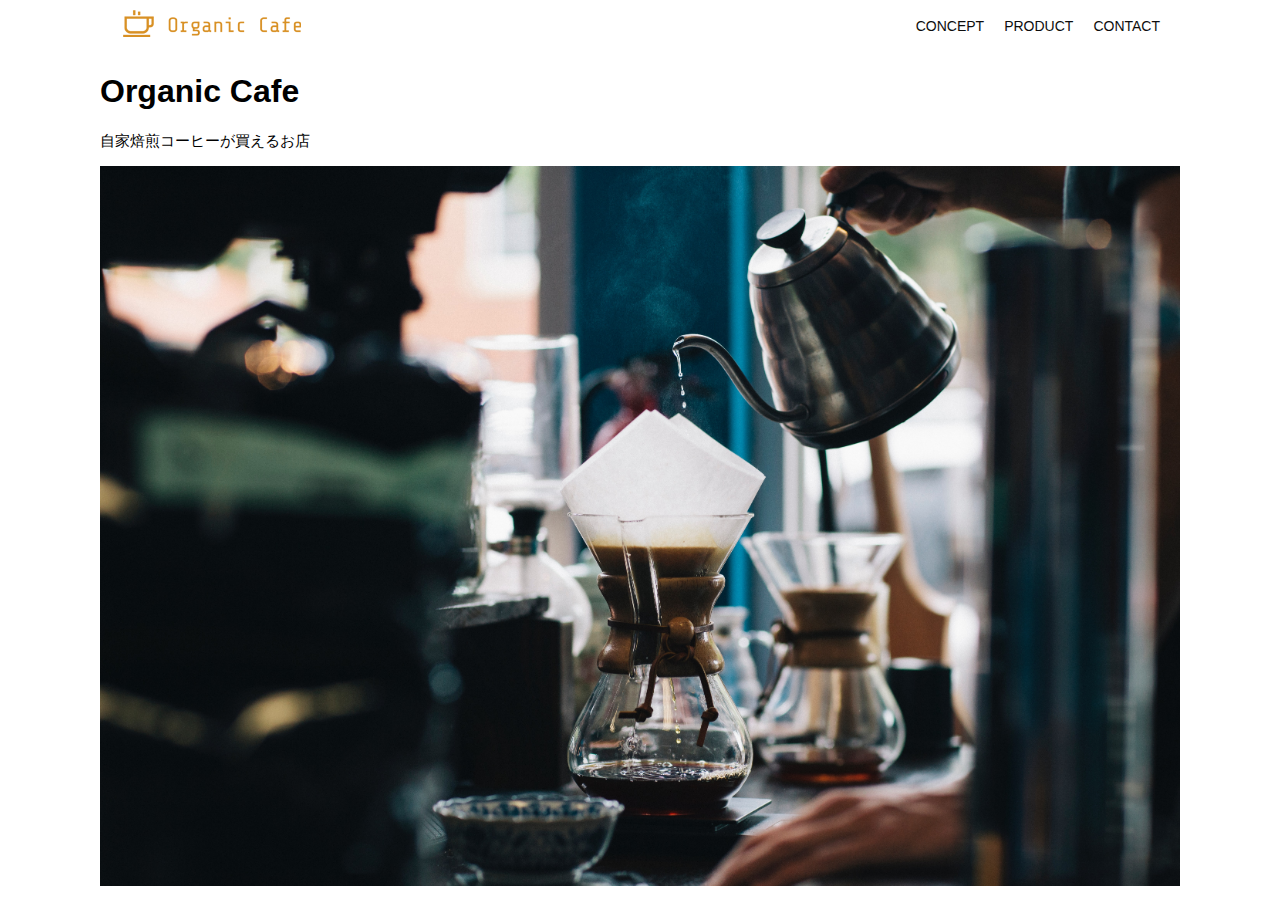
<file: kadai_013/index.html>
<!DOCTYPE html>
<html>
  <head>
    <title>Organic Cafe</title>
    <meta charset="UTF-8" />
    <meta name="description" content="自家焙煎のコーヒーがお家で楽しめるOrganic Cafe" />
    <meta name="viewport" content="width=device-width, initial-scale=1.0" />
    <link rel="stylesheet" href="style.css" />
  </head>
  <body>
    <!-- ヘッダー -->
    <header>
      <!-- ロゴ -->
      <a href="index.html" id="logo"><img src="images/logo.png" alt="トップページに戻る" /></a>

      <!-- PC用ナビゲーション -->
      <nav id="nav-pc">
        <a href="index.html#concept">CONCEPT</a>
        <a href="index.html#product">PRODUCT</a>
        <a href="index.html#contact">CONTACT</a>
      </nav>

      <!-- スマホ用メニューボタン -->
      <img id="menu-sp" src="images/button-menu.png" alt="ナビゲーションを開く" onclick="document.getElementById('nav-sp').style.display = 'block'" />

      <!-- スマホ用ナビゲーション -->
      <nav id="nav-sp">
        <img id="close" src="images/button-close.png" alt="ナビゲーションを閉じる" onclick="document.getElementById('nav-sp').style.display = 'none'" />
        <a id="logo-sp" href="index.html" onclick="document.getElementById('nav-sp').style.display = 'none'"><img src="images/logo-sp.png" alt="トップページに戻る" /></a>
        <a class="menu" href="index.html#concept" onclick="document.getElementById('nav-sp').style.display = 'none'">CONCEPT</a>
        <a class="menu" href="index.html#product" onclick="document.getElementById('nav-sp').style.display = 'none'">PRODUCT</a>
        <a class="menu" href="index.html#contact" onclick="document.getElementById('nav-sp').style.display = 'none'">CONTACT</a>
      </nav>
    </header>

    <main>
      <article>
        <!-- メインビジュアル -->
        <section id="main-visual">
          <div id="main-message">
            <h1>Organic Cafe</h1>
            <p>自家焙煎コーヒーが買えるお店</p>
          </div>
          <img src="images/main-image.jpg" alt="コーヒーをハンドドリップで淹れる画像" />
        </section>
      </article>
    </main>
  </body>
</html>
</file>
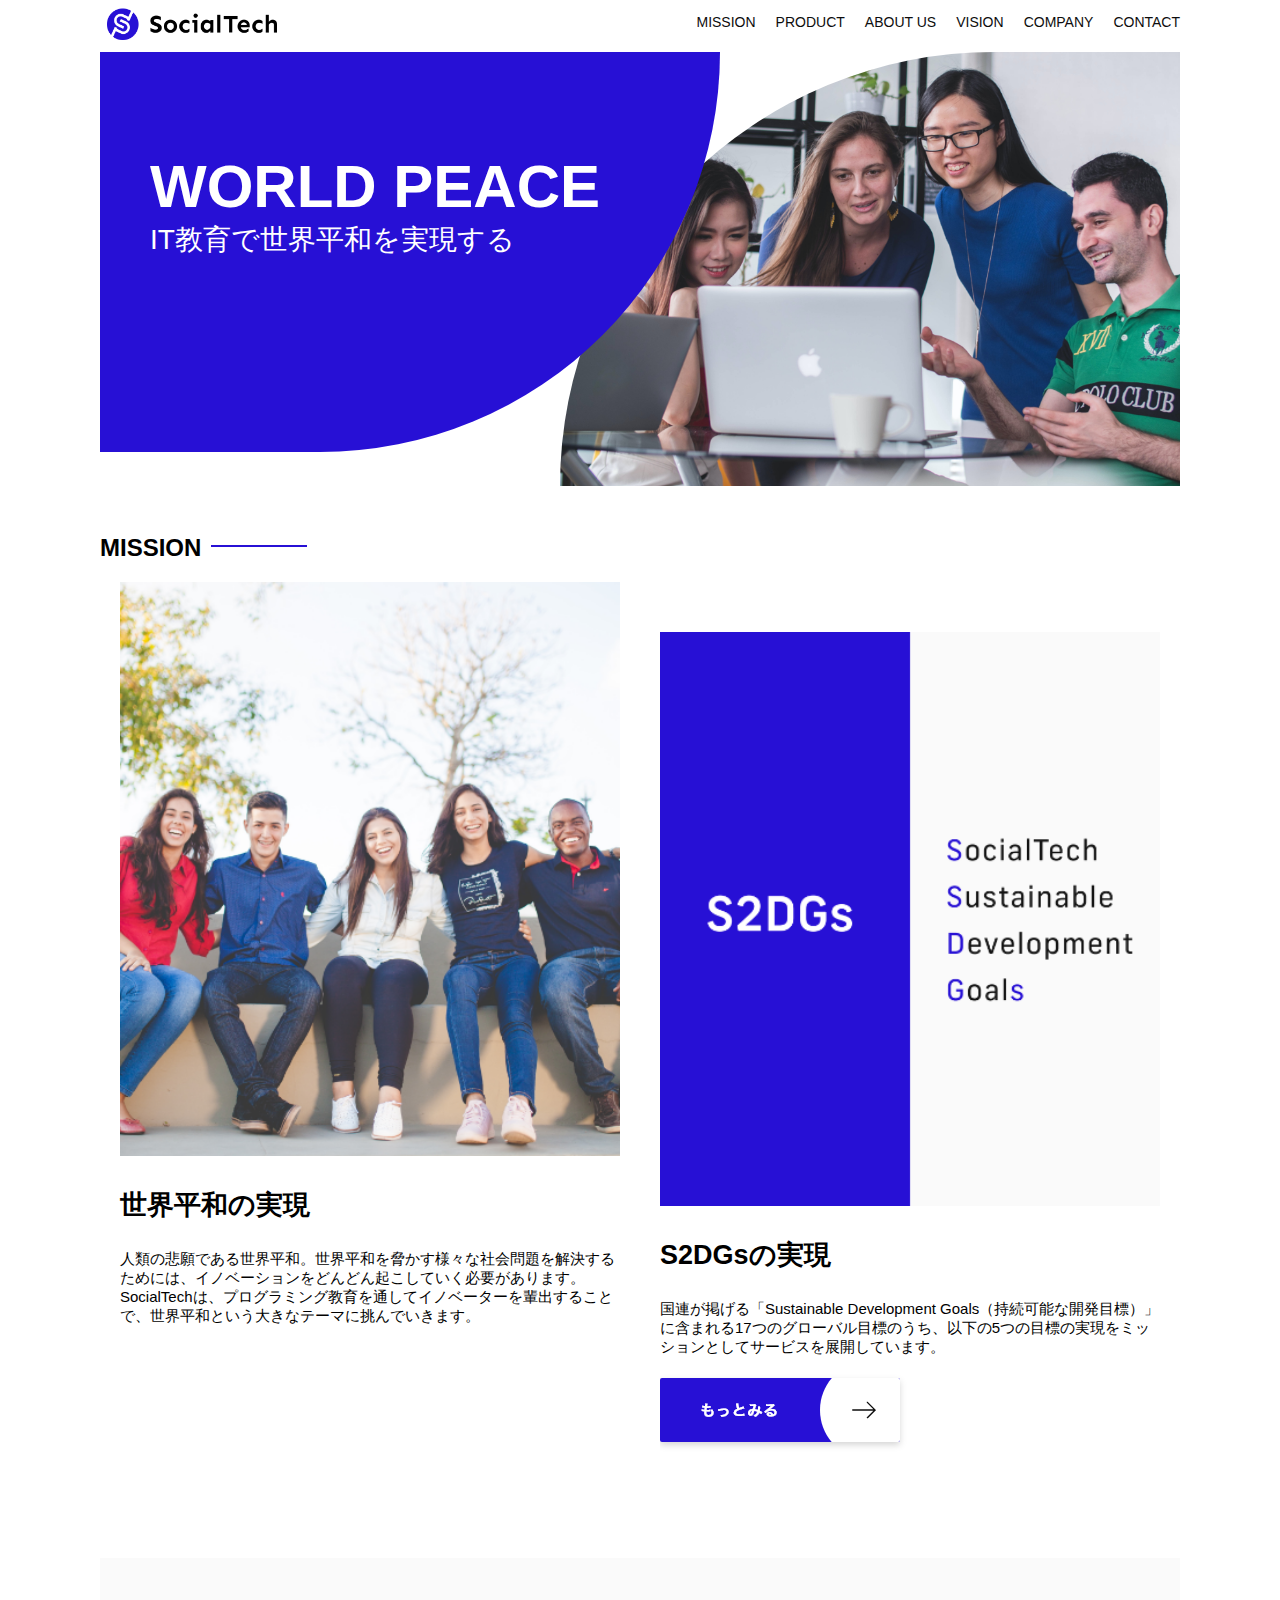
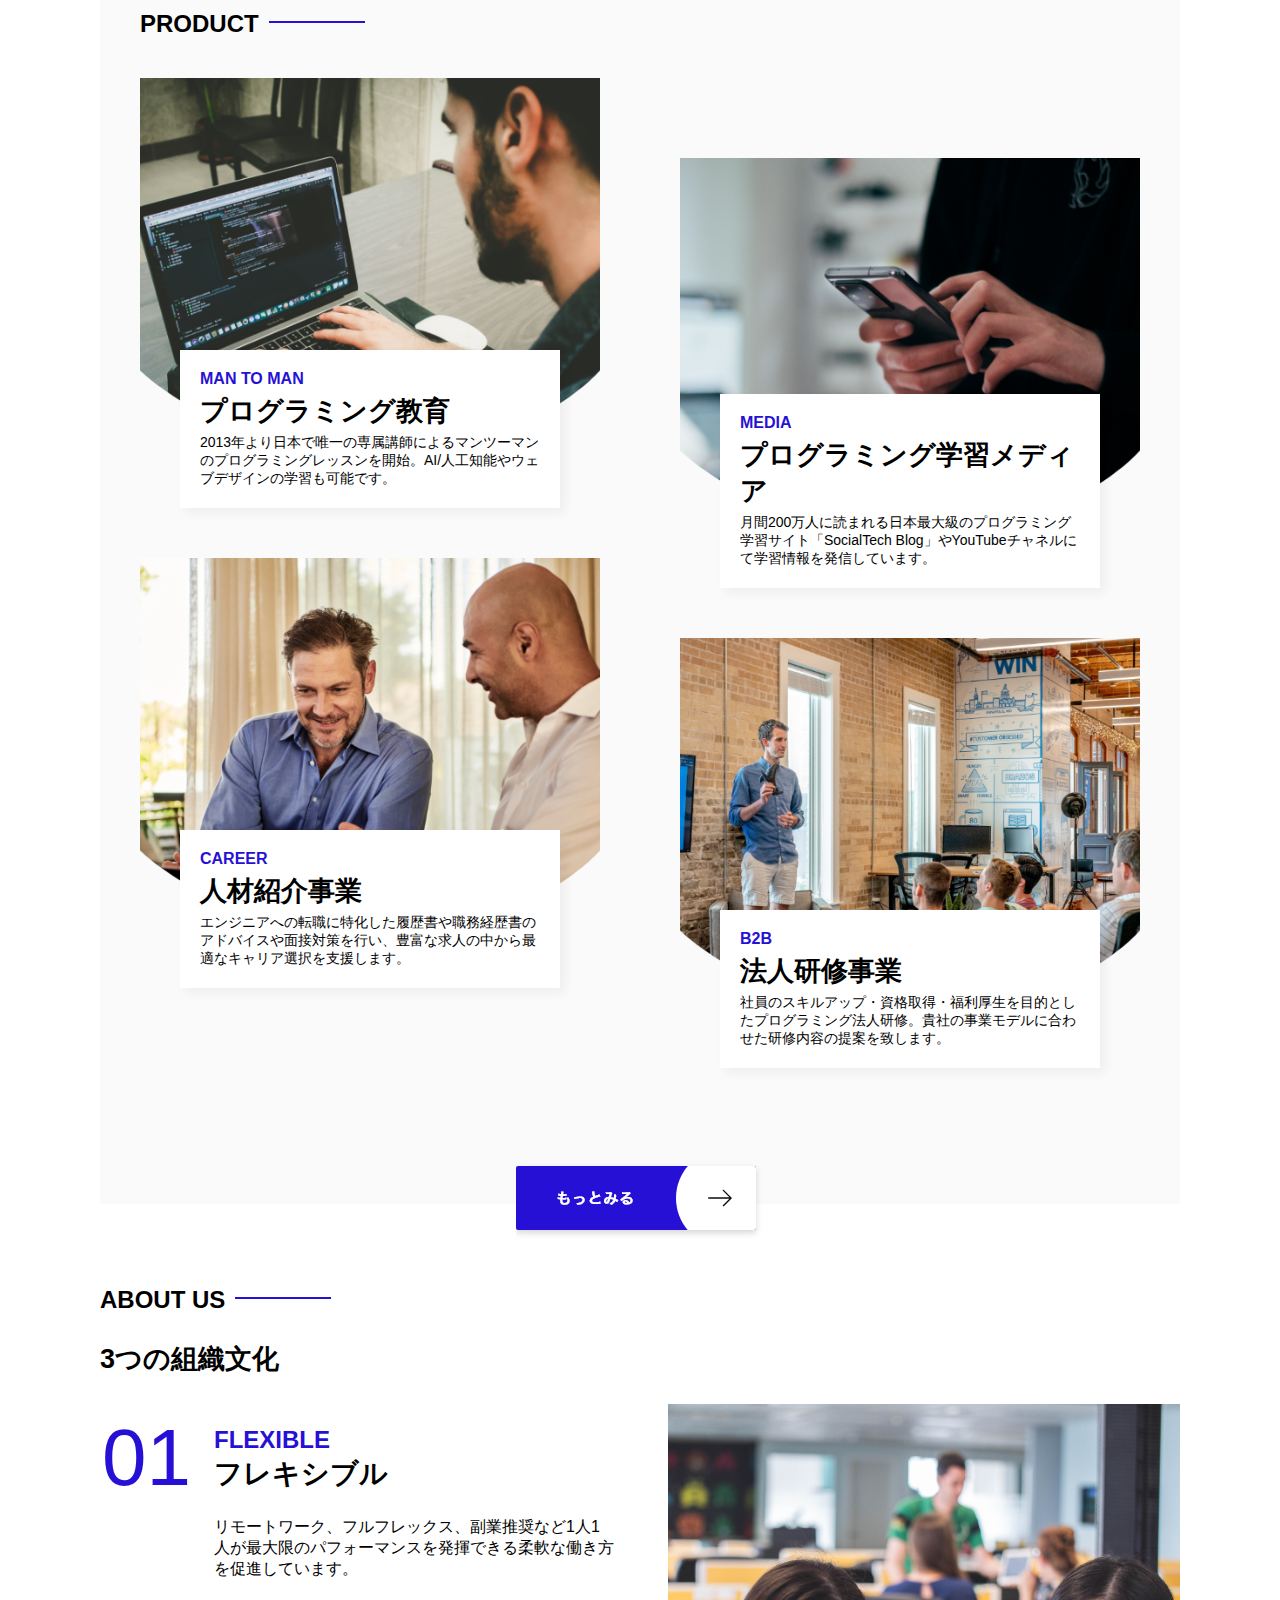
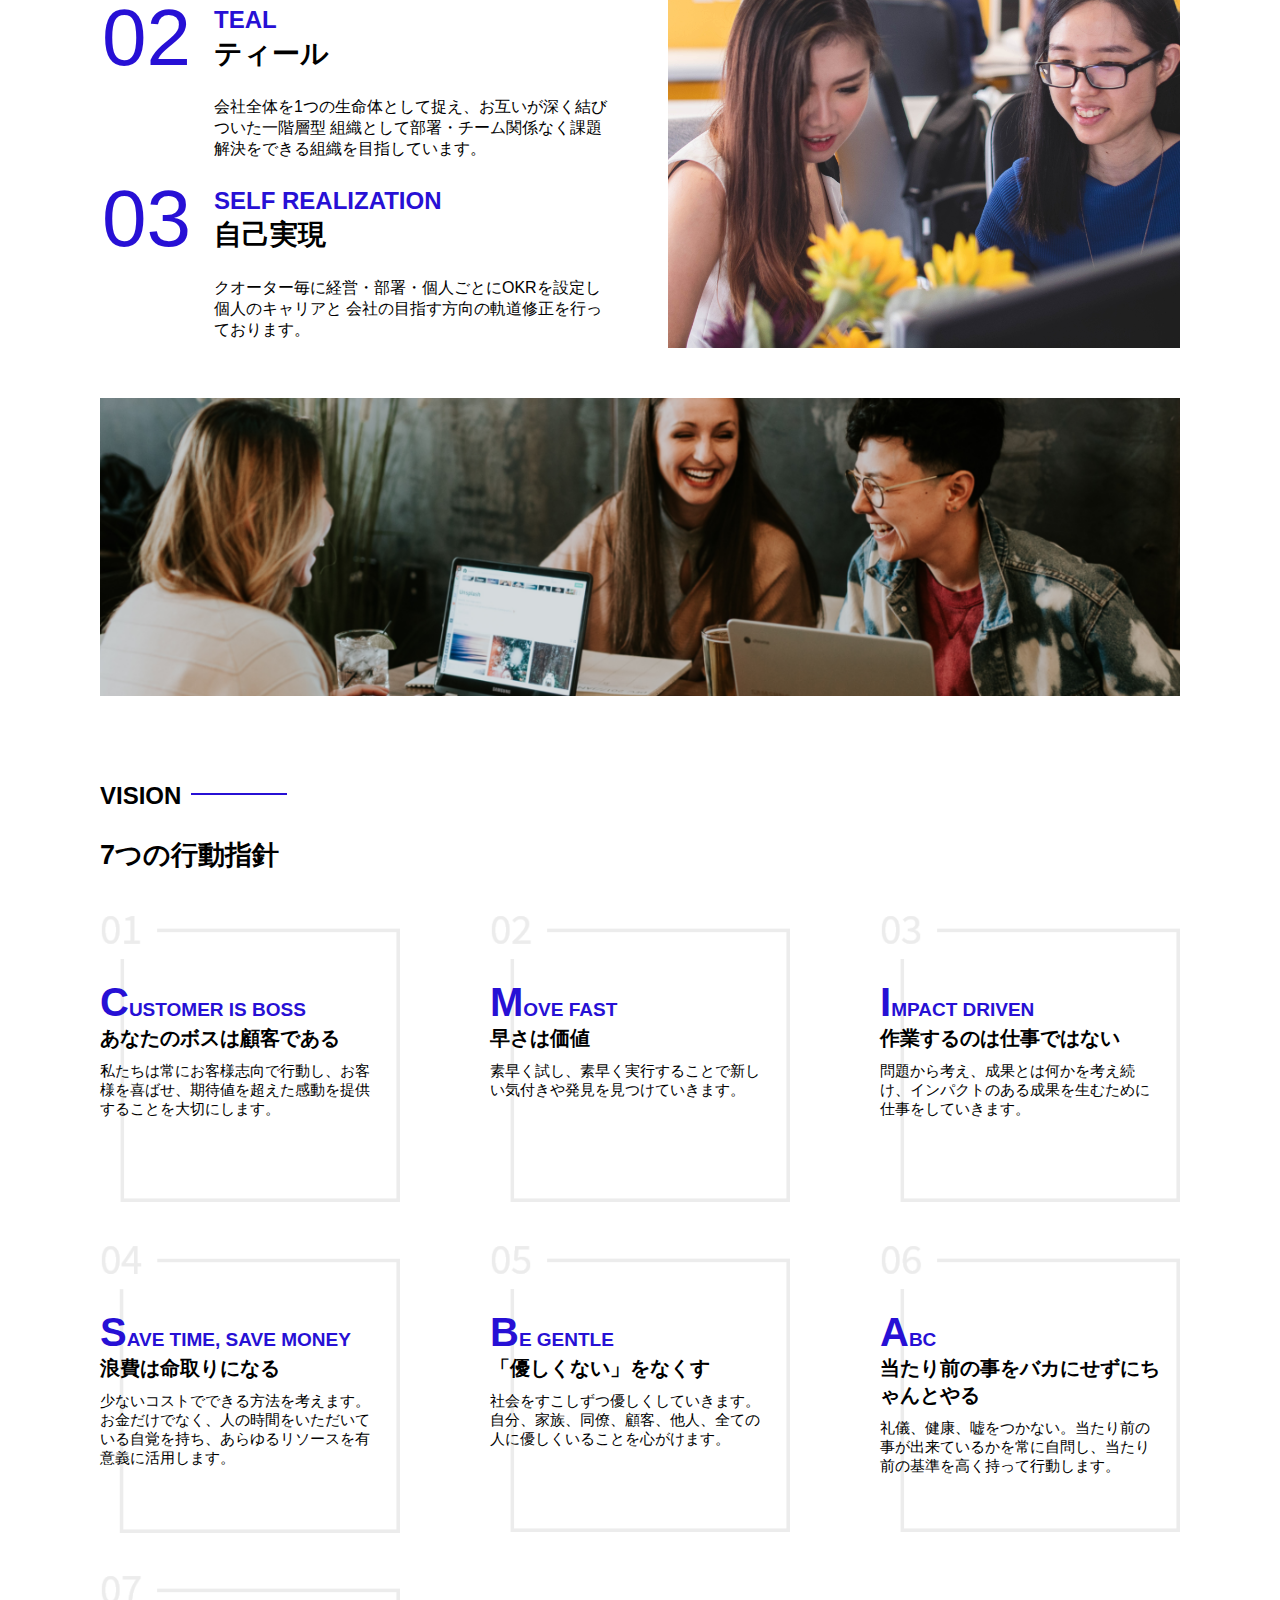
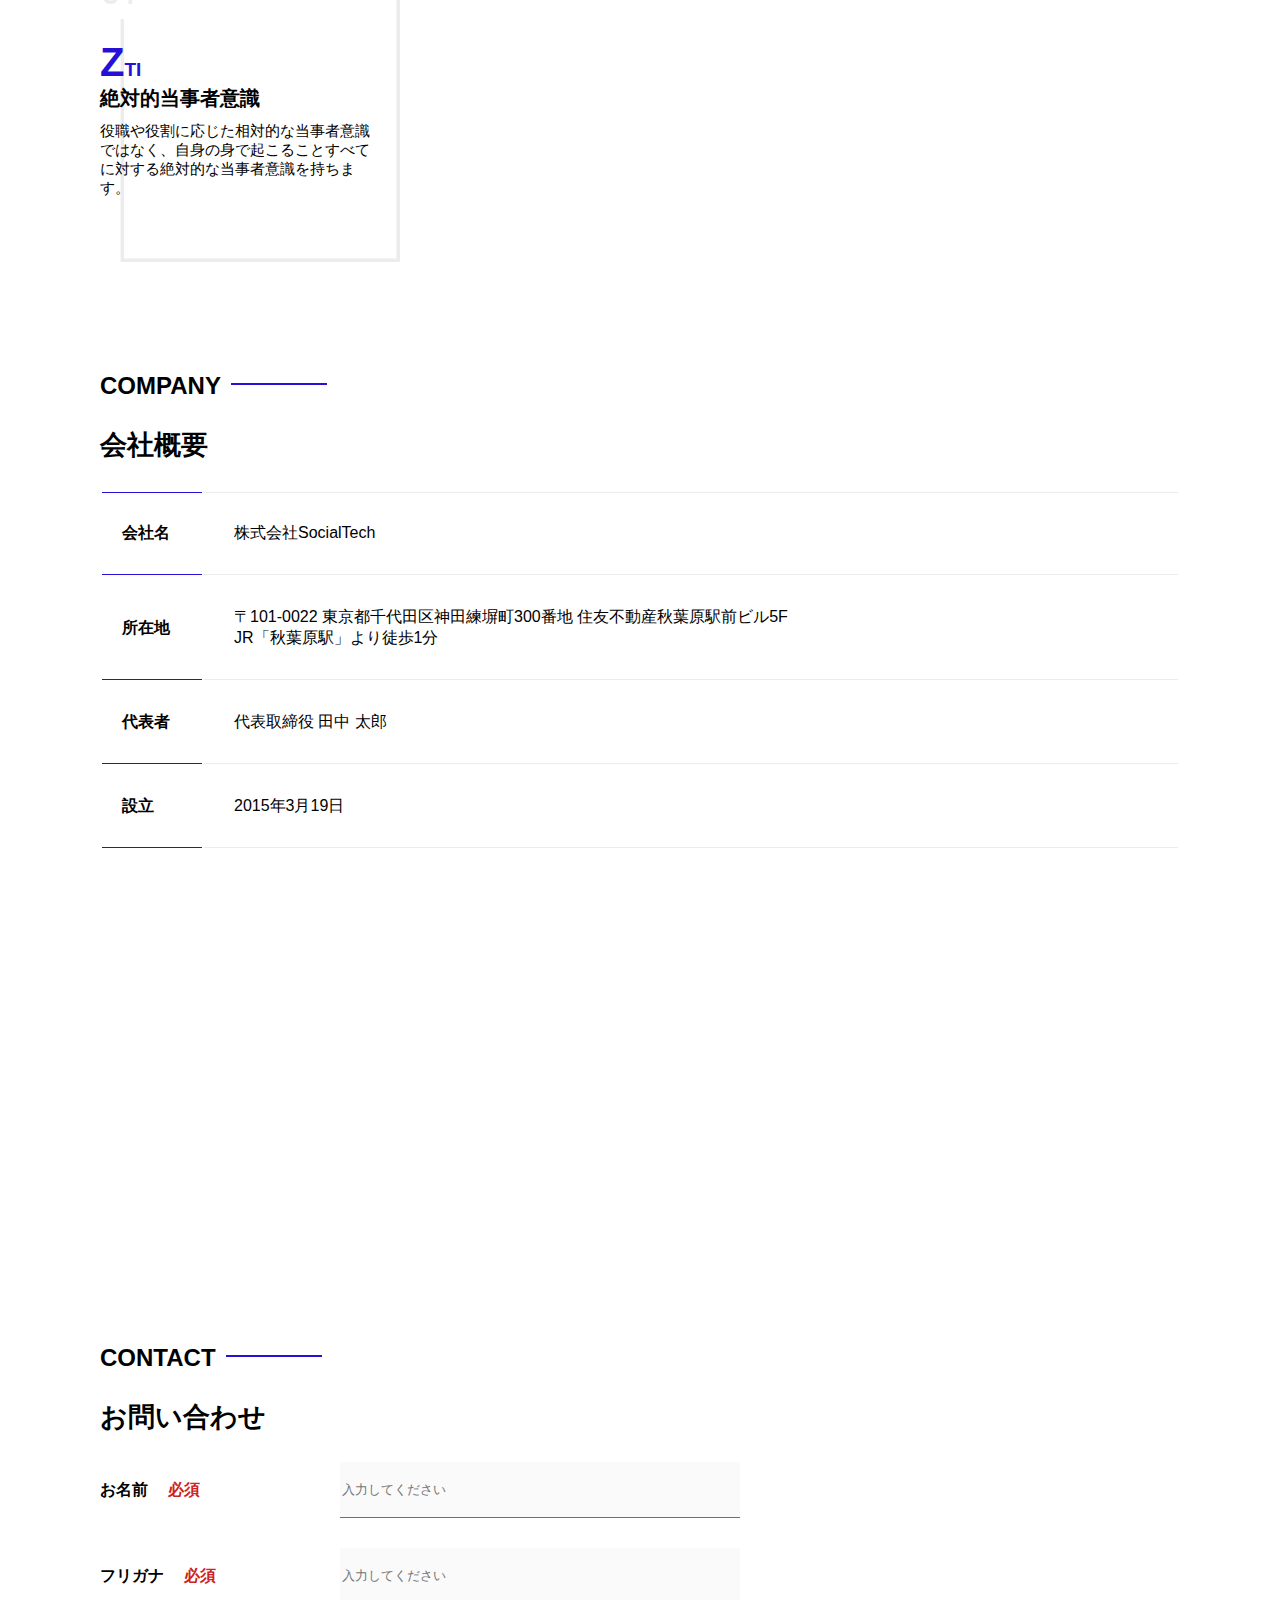
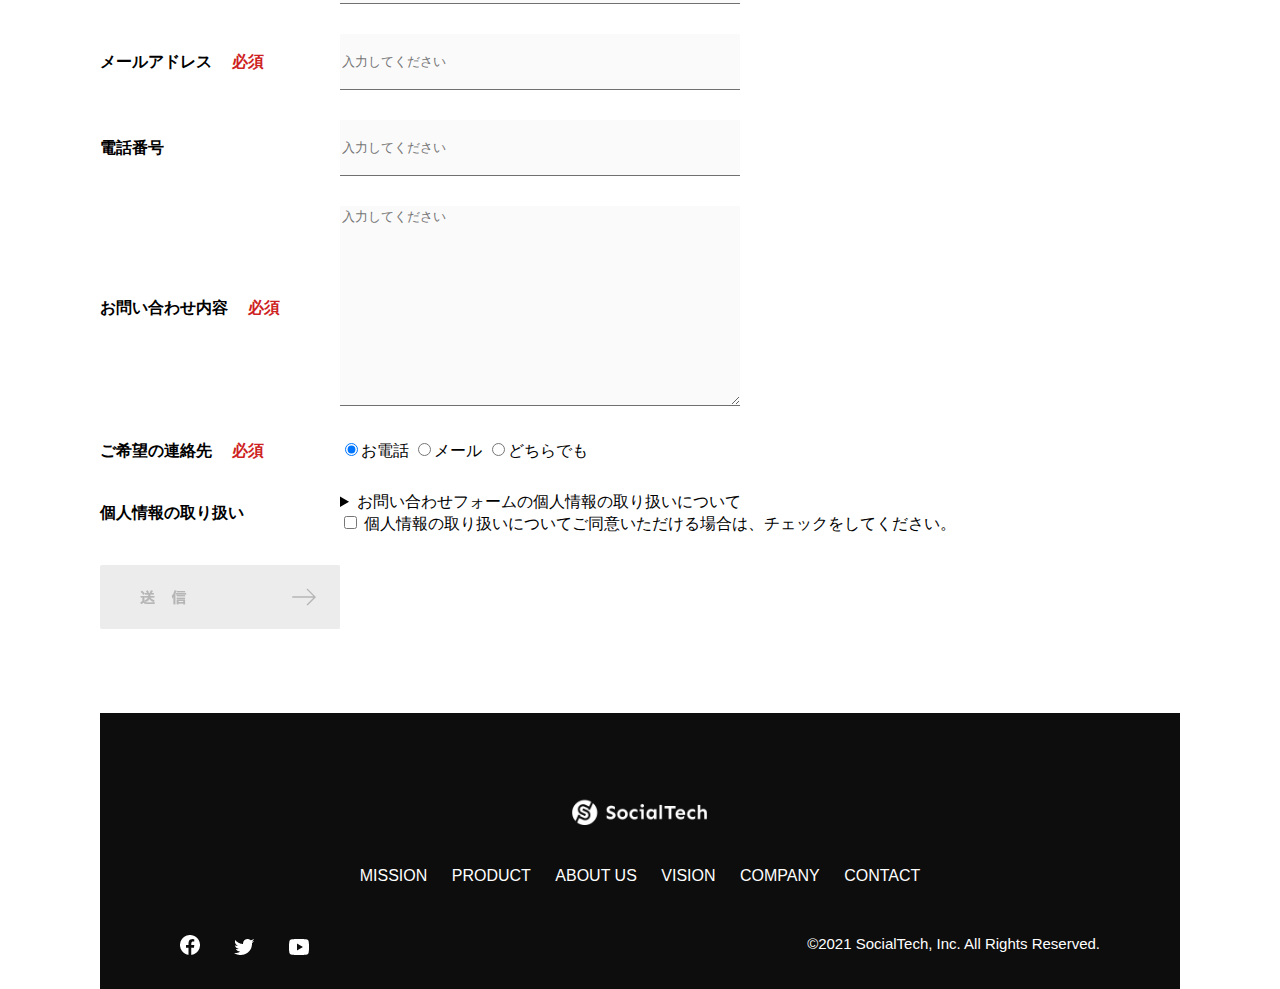
<file: kadai_tutorial_output/index.html>
<!DOCTYPE html>
<html>
<head>
  <title>SocialTech</title>
  <meta charset="UTF-8">
  <meta name="description" content="SocialTechはEdTech業界のリーディングカンパニーを目指します。">
  <meta name="viewport" content="width=device-width, initial-scale=1.0">
  <link rel="stylesheet" href="style.css">    
</head>

<body>
  <!-- ヘッダー -->
  <header>
    <!-- ロゴ -->
    <a href="index.html" id="logo">
      <img src="images/logo.png" alt="トップページに戻る">
    </a>

     <!-- PC用ナビゲーション -->
    <nav id="nav-pc">
       <ul>
        <li><a href="mission.html">MISSION</a></li>
        <li><a href="product.html">PRODUCT</a></li>
        <li><a href="index.html#aboutus">ABOUT US</a></li>
        <li><a href="index.html#vision">VISION</a></li>
        <li><a href="index.html#company">COMPANY</a></li>
        <li><a href="index.html#contact">CONTACT</a></li>
       </ul>
   </nav>

    <!-- スマホ用メニューボタン -->
       <button id="menu-sp" onclick="document.getElementById('nav-sp').style.display = 'block'">
         <img src="images/button-menu.png" alt="ナビゲーションを開く">
       </button>

        <!-- スマホ用ナビゲーション -->
       <div id="nav-sp">
         <button id="close" onclick="document.getElementById('nav-sp').style.display = 'none'">
           <img src="images/button-close.png" alt="ナビゲーションを閉じる">
         </button>
 
         <nav>
           <ul>
             <li>
               <a id="logo-sp" href="index.html" onclick="document.getElementById('nav-sp').style.display = 'none'"><img src="images/logo-sp.png" alt="トップページに戻る"></a>
             </li>
             <li><a class="menu" href="mission.html" onclick="document.getElementById('nav-sp').style.display = 'none'">MISSION</a></li>
             <li><a class="menu" href="product.html" onclick="document.getElementById('nav-sp').style.display = 'none'">PRODUCT</a></li>
             <li><a class="menu" href="index.html#aboutus" onclick="document.getElementById('nav-sp').style.display = 'none'">ABOUT US</a></li>
             <li><a class="menu" href="index.html#vision" onclick="document.getElementById('nav-sp').style.display = 'none'">VISION</a></li>
             <li><a class="menu" href="index.html#company" onclick="document.getElementById('nav-sp').style.display = 'none'">COMPANY</a></li>
             <li><a class="menu" href="index.html#contact" onclick="document.getElementById('nav-sp').style.display = 'none'">CONTACT</a></li>
           </ul>
         </nav>
         <div id="sns">
           <a href="https://www.facebook.com/sejuku2013">
             <img src="images/button-facebook.png" alt="Facebookのリンク">
           </a>
           <a href="https://twitter.com/samuraijuku">
             <img src="images/button-twitter.png" alt="Twitterのリンク">
           </a>
           <a href="https://www.youtube.com/channel/UCCFOQO5aDK0xXam4cUQXT8g">
             <img src="images/button-youtube.png" alt="YouTubeのリンク">
           </a>
         </div>
       </div>
  </header>

  <main>
    <article>
      <!-- メインビジュアル -->
      <section id="main-visual">
                <div id="main-message">
            <h1>WORLD PEACE</h1>
            <p>IT教育で世界平和を実現する</p>
        </div>
        <img src="images/index/index-main.png" alt="PCの周りに集まる多国籍の仲間たち">
      </section>

      <!--ミッション-->
      <section id="mission">
        <h2 class="index-h2">MISSION</h2>
        <div id="mission-flex">
          <div>
            <img id="mission-photo" src="images/index/index-mission.png" alt="屋外のベンチで写真を撮影する多国籍の仲間たち">
            <h3>世界平和の実現</h3>
            <p>人類の悲願である世界平和。世界平和を脅かす様々な社会問題を解決するためには、イノベーションをどんどん起こしていく必要があります。SocialTechは、プログラミング教育を通してイノベーターを輩出することで、世界平和という大きなテーマに挑んでいきます。</p>
          </div>
          <div>
            <img id="s2dgs" src="images/index/s2dgs.png" alt="S2DGs">
            <h3>S2DGsの実現</h3>
            <p>国連が掲げる「Sustainable Development Goals（持続可能な開発目標）」に含まれる17つのグローバル目標のうち、以下の5つの目標の実現をミッションとしてサービスを展開しています。</p>
            <a href="mission.html">
              <img src="images/button-more.png" alt="もっとみる">
            </a>
          </div>
        </div>
      </section>

      <!-- プロダクト -->
      <section id="product">
        <h2 class="index-h2">PRODUCT</h2>
        <div class="product-flex">
          <div id="product-left">
             <div>
               <img class="product-photo" src="images/index/index-mantoman.png" alt="PCでコードを書く男性">
               <div class="product-explain">
                 <span>MAN TO MAN</span>
                 <h3>プログラミング教育</h3>
                 <p>2013年より日本で唯一の専属講師によるマンツーマンのプログラミングレッスンを開始。AI/人工知能やウェブデザインの学習も可能です。</p>
               </div>
             </div>
             <div>
               <img class="product-photo" src="images/index/index-career.png" alt="笑顔で話し合う2人の男性">
               <div class="product-explain">
                 <span>CAREER</span>
                 <h3>人材紹介事業</h3>
                 <p>エンジニアへの転職に特化した履歴書や職務経歴書のアドバイスや面接対策を行い、豊富な求人の中から最適なキャリア選択を支援します。</p>
               </div>
             </div>
          </div>
          <div id="product-right">
            <div>
              <img class="product-photo" src="images/index/index-media.png" alt="スマートフォンを操作する人">
              <div class="product-explain">
                <span>MEDIA</span>
                <h3>プログラミング学習メディア</h3>
                <p>月間200万人に読まれる日本最大級のプログラミング学習サイト「SocialTech Blog」やYouTubeチャネルにて学習情報を発信しています。</p>
              </div>
            </div>
            <div>
              <img class="product-photo" src="images/index/index-b2b.png" alt="講演中の男性とそれを聴く人々">
              <div class="product-explain">
                <span>B2B</span>
                <h3>法人研修事業</h3>
                <p>社員のスキルアップ・資格取得・福利厚生を目的としたプログラミング法人研修。貴社の事業モデルに合わせた研修内容の提案を致します。</p>
              </div>
            </div>
          </div>
        </div>
        <div id="product-more">
          <a href="product.html">
            <img src="images/button-more.png" alt="もっとみる">
          </a>
        </div>
      </section>

      <!-- ABOUT US -->
      <section id="aboutus">
        <h2 class="index-h2">ABOUT US</h2>
        <h3>3つの組織文化</h3>
        <div>
          <table class="culture-table">
            <tr>
              <td class="culture-num">01</td>
              <th><span class="culture-en">FLEXIBLE</span><br>フレキシブル</th>
            </tr>
            <tr>
              <td>
                <!--空のセル-->
              </td>
              <td class="culture-description">リモートワーク、フルフレックス、副業推奨など1人1人が最大限のパフォーマンスを発揮できる柔軟な働き方を促進しています。</td>
            </tr>
            <tr>
              <td class="culture-num">02</td>
              <th><span class="culture-en">TEAL</span><br>ティール</th>
            </tr>
            <tr>
              <td>
                <!--空のセル-->
              </td>
              <td class="culture-description">会社全体を1つの生命体として捉え、お互いが深く結びついた一階層型 組織として部署・チーム関係なく課題解決をできる組織を目指しています。</td>
            </tr>
            <tr>
              <td class="culture-num">03</td>
              <th><span class="culture-en">SELF REALIZATION</span><br>自己実現</th>
            </tr>
            <tr>
              <td>
                <!--空のセル-->
              </td>
              <td class="culture-description">クオーター毎に経営・部署・個人ごとにOKRを設定し個人のキャリアと 会社の目指す方向の軌道修正を行っております。</td>
            </tr>
          </table>
          <img class="culture-img" src="images/index/index-aboutus1.png" alt="笑顔で話し合う2人の女性">
        </div>
        <img class="culture-img2" src="images/index/index-aboutus2.png" alt="笑顔で話し合う3人の男女">
      </section>

    <!-- VISION -->
    <section id="vision">
      <h2 class="index-h2">VISION</h2>
      <h3>7つの行動指針</h3>
      <div>
           <div class="vision-box">
             <img src="images/index/vision-01.png" alt="01">
             <div>
               <h4>CUSTOMER IS BOSS</h4>
               <h5>あなたのボスは顧客である</h5>
               <p>私たちは常にお客様志向で行動し、お客様を喜ばせ、期待値を超えた感動を提供することを大切にします。</p>
             </div>
           </div>
             <div class="vision-box">
               <img src="images/index/vision-02.png" alt="02">
               <div>
                 <h4>MOVE FAST</h4>
                 <h5>早さは価値</h5>
                 <p>素早く試し、素早く実行することで新しい気付きや発見を見つけていきます。</p>
               </div>
             </div>
             <div class="vision-box">
               <img src="images/index/vision-03.png" alt="03">
               <div>
                 <h4>IMPACT DRIVEN</h4>
                 <h5>作業するのは仕事ではない</h5>
                 <p>問題から考え、成果とは何かを考え続け、インパクトのある成果を生むために仕事をしていきます。</p>
               </div>
             </div>
             <div class="vision-box">
               <img src="images/index//vision-04.png" alt="04">
               <div>
                 <h4>SAVE TIME, SAVE MONEY</h4>
                 <h5>浪費は命取りになる</h5>
                 <p>少ないコストでできる方法を考えます。お金だけでなく、人の時間をいただいている自覚を持ち、あらゆるリソースを有意義に活用します。</p>
               </div>
             </div>
             <div class="vision-box">
               <img src="images/index/vision-05.png" alt="05">
               <div>
                 <h4>BE GENTLE</h4>
                 <h5>「優しくない」をなくす</h5>
                 <p>社会をすこしずつ優しくしていきます。自分、家族、同僚、顧客、他人、全ての人に優しくいることを心がけます。</p>
               </div>
             </div>
             <div class="vision-box">
               <img src="images/index/vision-06.png" alt="06">
               <div>
                 <h4>ABC</h4>
                 <h5>当たり前の事をバカにせずにちゃんとやる</h5>
                 <p>礼儀、健康、嘘をつかない。当たり前の事が出来ているかを常に自問し、当たり前の基準を高く持って行動します。</p>
               </div>
             </div>
             <div class="vision-box">
               <img src="images/index/vision-07.png" alt="07">
               <div>
                 <h4>ZTI</h4>
                 <h5>絶対的当事者意識</h5>
                 <p>役職や役割に応じた相対的な当事者意識ではなく、自身の身で起こることすべてに対する絶対的な当事者意識を持ちます。</p>
               </div>
             </div>
      </div>
    </section>

      <!-- COMPANY -->
      <section id="company">
        <h2 class="index-h2">COMPANY</h2>
        <h3>会社概要</h3>
           <table id="company-table">
             <tr>
               <th class="tableheader tableheader-first">会社名</th>
               <td class="cell cell-first">株式会社SocialTech</td>
             </tr>
             <tr>
               <th class="tableheader">所在地</th>
               <td class="cell">〒101-0022 東京都千代田区神田練塀町300番地 住友不動産秋葉原駅前ビル5F<br>JR「秋葉原駅」より徒歩1分</td>
             </tr>
             <tr>
               <th class="tableheader">代表者</th>
               <td class="cell">代表取締役 田中 太郎</td>
             </tr>
             <tr>
               <th class="tableheader">設立</th>
               <td class="cell">2015年3月19日</td>
             </tr>
           </table>
            <iframe src="https://www.google.com/maps/embed?pb=!1m18!1m12!1m3!1d3240.0688551336807!2d139.7720776771055!3d35.69992317258124!2m3!1f0!2f0!3f0!3m2!1i1024!2i768!4f13.1!3m3!1m2!1s0x60188fee13660e23%3A0x77137876edf742ac!2z5L2P5Y-L5LiN5YuV55Sj56eL6JGJ5Y6f6aeF5YmN44OT44Or!5e0!3m2!1sja!2sjp!4v1704858013291!5m2!1sja!2sjp" style="border: 0" allowfullscreen="" loading="lazy"></iframe>
        </section>
        
      <!-- お問い合わせフォーム -->
      <section id="contact">
        <h2 class="index-h2">CONTACT</h2>
        <h3>お問い合わせ</h3>
        <form>
          <div>
            <div class="contact-heading">
              <label class="contact-label">お名前<span class="contact-span">必須</span></label>
            </div>
            <div>
              <input type="text" name="name" placeholder="入力してください" class="contact-textbox">
            </div>
          </div>
          <div>
            <div class="contact-heading">
              <label class="contact-label">フリガナ<span class="contact-span">必須</span></label>
            </div>
            <div>
              <input type="text" name="hurigana" placeholder="入力してください" class="contact-textbox">
            </div>
          </div>
          <div>
            <div class="contact-heading">
              <label class="contact-label">メールアドレス<span class="contact-span">必須</span></label>
            </div>
            <div>
              <input type="text" name="email" placeholder="入力してください" class="contact-textbox">
            </div>
          </div>
          <div>
            <div class="contact-heading">
              <label class="contact-label">電話番号</label>
            </div>
            <div>
              <input type="text" name="tel" placeholder="入力してください" class="contact-textbox">
            </div>
          </div>
          <div>
            <div class="contact-heading">
              <label class="contact-label">お問い合わせ内容<span class="contact-span">必須</span></label>
            </div>
            <div>
              <textarea class="contact-textarea" placeholder="入力してください" name="message"></textarea>
            </div>
          </div>
          <div>
            <div class="contact-heading">
              <label class="contact-label">ご希望の連絡先<span class="contact-span">必須</span></label>
            </div>
            <div>
              <input class="radiobutton" type="radio" value="tel" name="contact" checked><label>お電話</label>
              <input class="radiobutton" type="radio" value="mail" name="contact"><label>メール</label>
              <input class="radiobutton" type="radio" value="both" name="contact"><label>どちらでも</label>
            </div>
          </div>
             <div>
               <div class="contact-heading">
                 <label class="contact-label">個人情報の取り扱い</label>
               </div>
               <div>
                 <details>
                   <summary>お問い合わせフォームの個人情報の取り扱いについて</summary>
                   <div>
                     <dl>
                       <dt>１．組織の名称又は氏名</dt>
                       <dd>株式会社SocialTech</dd>
                       <dt>２．個人情報保護管理者（若しくはその代理人）の氏名又は職名、所属及び連絡先</dt>
                       <dd>
                         <p>鈴木 一郎 コーポレート部</p>
                         <p>メールアドレス：samurai@example.com</p>
                         <p>TEL：03-1234-5678</p>
                       </dd>
                       <dt>３．個人情報の利用目的</dt>
                       <dd>
                         <ul>
                           <li>本サービス及び本サービスに関連する情報の提供又はそれらに関する連絡のため</li>
                           <li>ユーザーの本人確認のため</li>
                           <li>当社サービスのご案内のため</li>
                           <li>当社の商品等の広告または宣伝（電子メールによるものを含むものとします。）</li>
                         </ul>
                       </dd>
                       <dt>４．個人情報の取り扱い業務の委託</dt>
                       <dd>個人情報の取扱業務の全部または一部を外部に業務委託する場合があります。その際、弊社は、個人情報を適切に保護できる管理体制を敷き実行していることを条件として委託先を厳選したうえで、機密保持契約を委託先と締結し、お客様の個人情報を厳密に管理させます。</dd>
                       <dt>５．個人情報の開示等の請求</dt>
                       <dd>
                         お客様は、弊社に対してご自身の個人情報の開示等（利用目的の通知、開示、内容の訂正・追加・削除、利用の停止または消去、第三者への提供の停止）に関して、当社問合わせ窓口に申し出ることができます。<br>
                         その際、弊社はお客様ご本人を確認させていただいたうえで、合理的な期間内に対応いたします。<br>
                         なお、個人情報に関する弊社問合わせ先は、次の通りです。
                       </dd>
                       <dd>
                         <p>株式会社SocialTech　個人情報問合せ窓口</p>
                         <p>〒150-0043　東京都千代田区神田練塀町300番地 住友不動産秋葉原駅前ビル5F</p>
                         <p>メールアドレス：samurai@example.com　TEL：03-1234-5678</p>
                       </dd>
 
                       <dt>６．個人情報を提供されることの任意性について</dt>
                       <dd>お客様がご自身の個人情報を弊社に提供されるか否かは、お客様のご判断によりますが、もしご提供されない場合には、適切なサービスが提供できない場合がありますので予めご了承ください。</dd>
                     </dl>
                   </div>
                 </details>
                 <input type="checkbox" name="agree">
                 <span>個人情報の取り扱いについてご同意いただける場合は、チェックをしてください。</span>
               </div>
             </div>
              <input type="image" src="images/button-submit.png" alt="送信する">
        </form>
      </section> 
    </article>
  </main>

    <footer>
      <div id="footer-logo">
        <img src="images/logo-sp.png" alt="SocialTech">
      </div>
      <div id="footer-link">
        <a href="mission.html">MISSION</a>
        <a href="product.html">PRODUCT</a>
        <a href="index.html#aboutus">ABOUT US</a>
        <a href="index.html#vision">VISION</a>
        <a href="index.html#company">COMPANY</a>
        <a href="index.html#contact">CONTACT</a>
      </div>
       <div id="sns-footer">
         <div class="sns-btns">
           <a href="https://www.facebook.com/sejuku2013"><img src="images/button-facebook.png" alt="Facebookのリンク"></a>
           <a href="https://twitter.com/samuraijuku"><img src="images/button-twitter.png" alt="Twitterのリンク"></a>
           <a href="https://www.youtube.com/channel/UCCFOQO5aDK0xXam4cUQXT8g"><img src="images/button-youtube.png" alt="YouTubeのリンク"></a>
         </div>
         <p id="copyright">&copy;2021 SocialTech, Inc. All Rights Reserved.</p>
       </div>
    </footer>
  
</body>

</html>
</file>
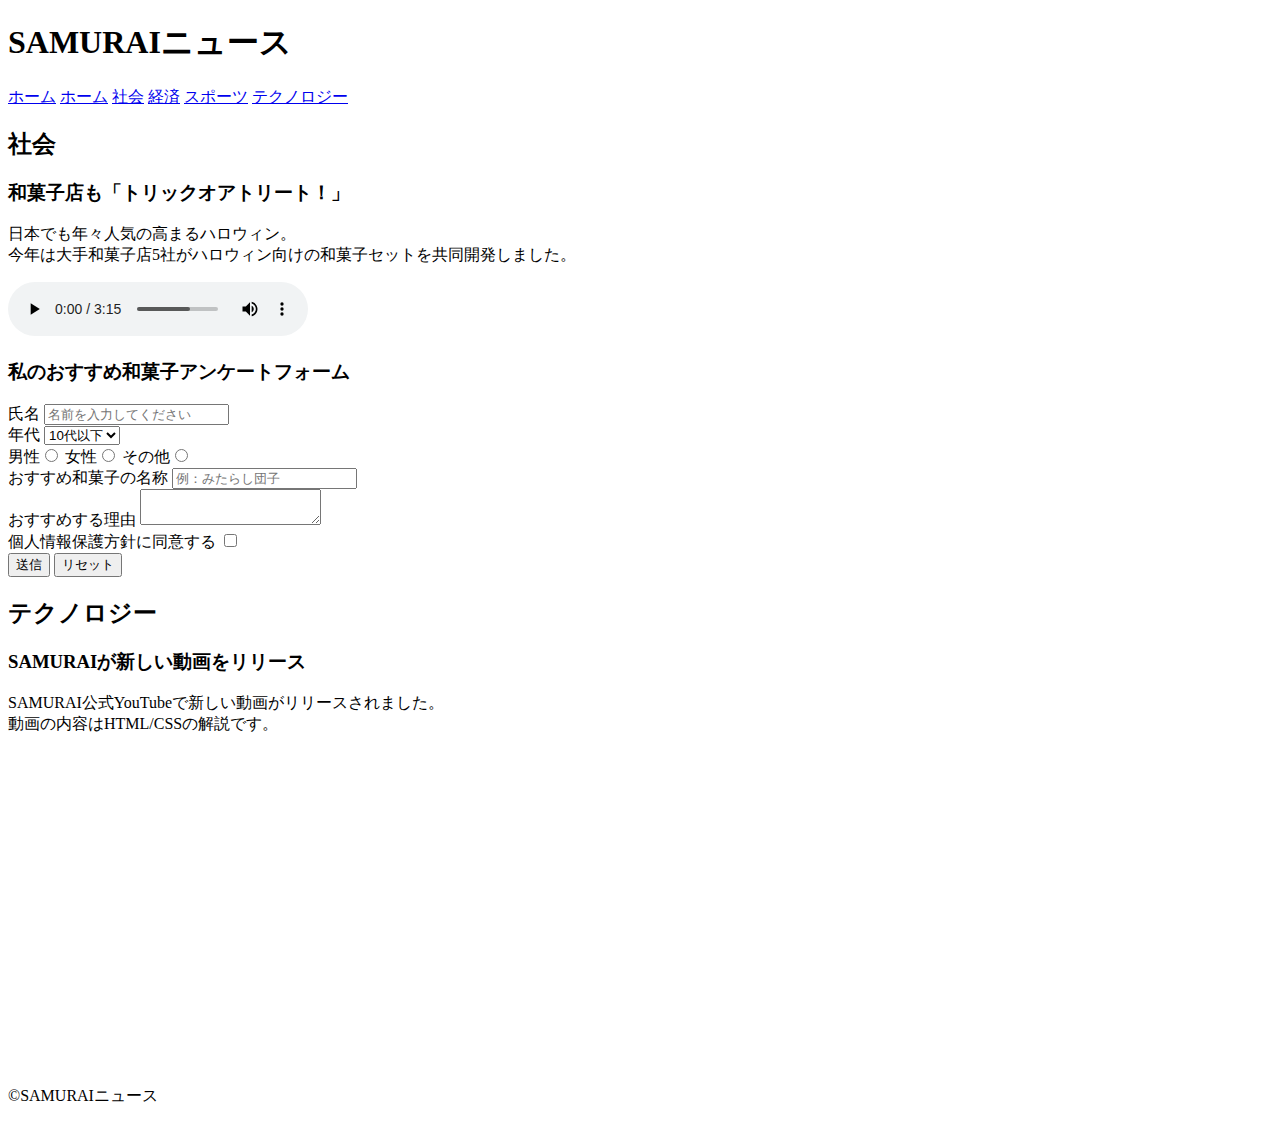
<file: kadai_008/kadai_008.html>
<!DOCTYPE html>
<html>
<head>
  <title>8章課題</title>
  <meta name="description" content="このページは8章の課題です。">
  <meta charset="UTF-8">
</head>
<body>
  <header>
    <h1>SAMURAIニュース</h1>
    <nav>
        <a href="layout.html">ホーム</a>
        <a href="https://www.sejuku.net/">ホーム</a>
        <a href="https://www.sejuku.net/">社会</a>
        <a href="https://www.sejuku.net/">経済</a>
        <a href="https://www.sejuku.net/">スポーツ</a>
        <a href="https://www.sejuku.net/">テクノロジー</a>
  </header>
  <main>
    <article>
      <h2>社会</h2>
      <section>
        <h3>和菓子店も「トリックオアトリート！」</h3> 
        <p>日本でも年々人気の高まるハロウィン。<br>今年は大手和菓子店5社がハロウィン向けの和菓子セットを共同開発しました。</p> 
        <audio src="ichi.mp3" controls></audio> 
       </section>
      <section>
        <h3>私のおすすめ和菓子アンケートフォーム</h3>
        <form>
            <label>氏名</label> 
            <input type="text" placeholder="名前を入力してください">
            <br> 
        
            <label>年代</label> 
            <select> 
              <option>10代以下</option> 
              <option>20代</option> 
              <option>30代</option> 
              <option>40代以上</option> 
            </select>
            <br> 
        
            <label>男性</label><input type="radio" name="gender"> 
            <label>女性</label><input type="radio" name="gender"> 
            <label>その他</label><input type="radio" name="gender"> 
            <br> 
        
            <label>おすすめ和菓子の名称</label> 
            <input type="text" placeholder="例：みたらし団子">
            <br> 
        
           <label>おすすめする理由</label> 
            <textarea></textarea> 
            <br> 
            <label>個人情報保護方針に同意する</label> 
            <input type="checkbox"> 
            <br> 
            <input type="submit" value="送信"> 
            <input type="reset" value="リセット">
        </form>
      </section>
    </article>
    <article>
      <h2>テクノロジー</h2>
      <section>
        <h3>SAMURAIが新しい動画をリリース</h3> 
        <p>SAMURAI公式YouTubeで新しい動画がリリースされました。<br>動画の内容はHTML/CSSの解説です。</p> 
        <iframe width="560" height="315" src="https://www.youtube.com/embed/2JLiGSUohEo?si=hgoborwnrrRjsbRj" title="YouTube video player" frameborder="0" allow="accelerometer; autoplay; clipboard-write; encrypted-media; gyroscope; picture-in-picture; web-share" referrerpolicy="strict-origin-when-cross-origin" allowfullscreen></iframe>
      </section>
    </article>
  </main>
  <footer>
    <p>&copy;SAMURAIニュース</p>
  </footer>
</body>
</html>
</file>
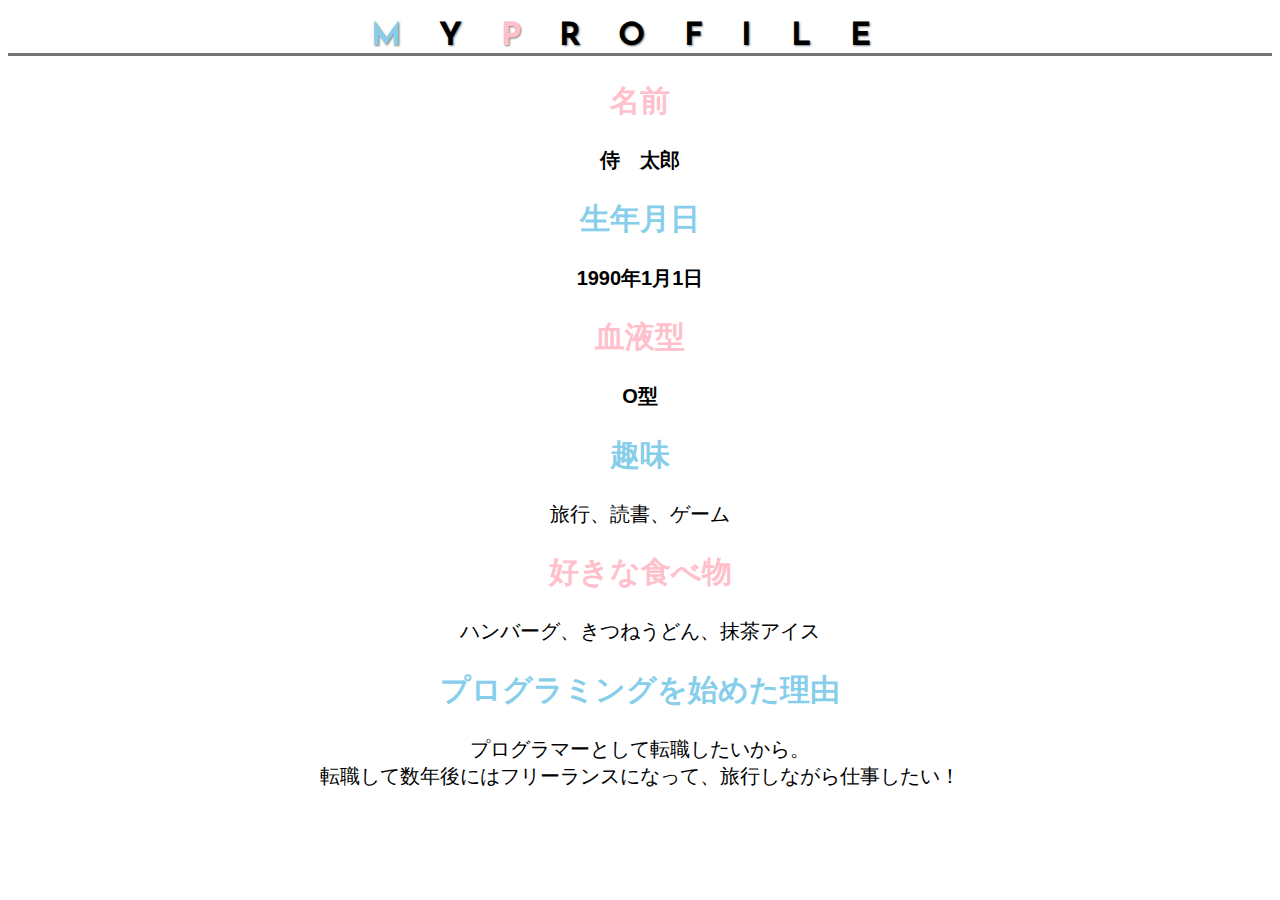
<file: kadai_015/kadai_015.html>
<!DOCTYPE html>
<html>
<head>
  <title>15章課題</title>
  <meta charset="UTF-8">
  <meta name="description" content="このページは15章の課題です。">
  <link rel="stylesheet" href="style.css">
  <link rel="preconnect" href="https://fonts.googleapis.com">
  <link rel="preconnect" href="https://fonts.gstatic.com" crossorigin>
  <link href="https://fonts.googleapis.com/css2?family=Josefin+Sans&display=swap" rel="stylesheet">
</head>
<body>
  <h1><span class="blue">M</span>Y<span class="pink">P</span>ROFILE</h1>
  <div id="basic">
    <h2 class="pink">名前</h2>
    <p>侍　太郎</p>
    <h2 class="blue">生年月日</h2>
    <p>1990年1月1日</p>
    <h2 class="pink">血液型</h2>
    <p>O型</p>
  </div>
  <h2 class="blue">趣味</h2>
  <p>旅行、読書、ゲーム</p>
  <h2 class="pink">好きな食べ物</h2>
  <p>ハンバーグ、きつねうどん、抹茶アイス</p>
  <h2 class="blue">プログラミングを始めた理由</h2>
  <p>プログラマーとして転職したいから。<br>転職して数年後にはフリーランスになって、旅行しながら仕事したい！</p>
</body>
</html>
</file>
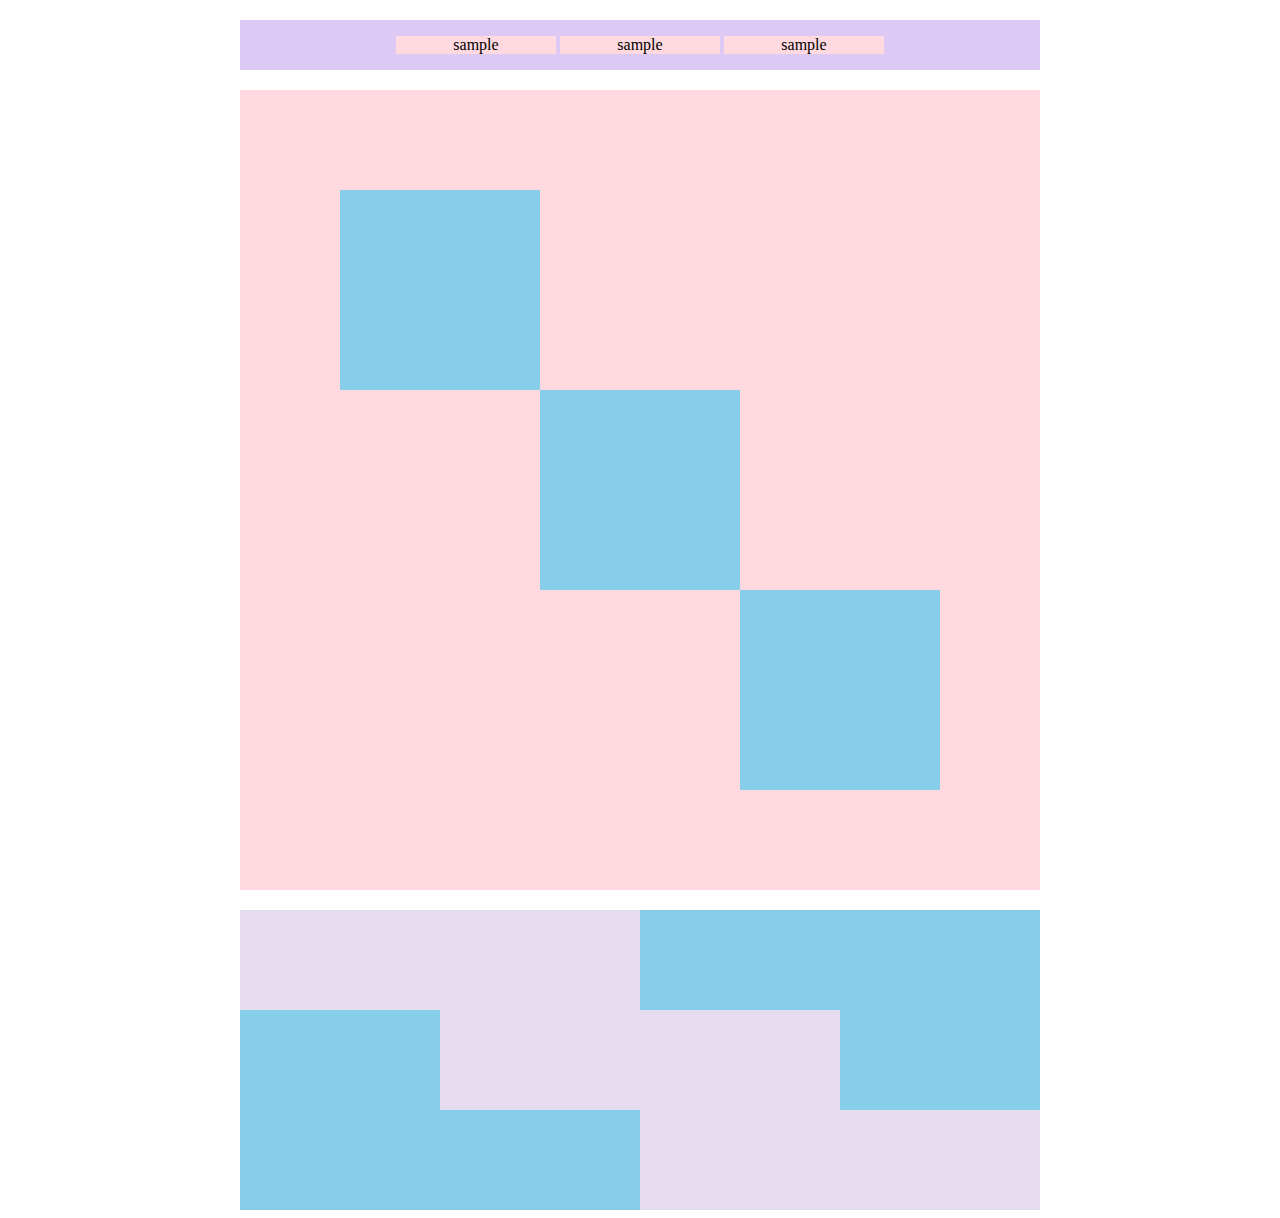
<file: kadai_018/kadai_018.html>
<!DOCTYPE html>
<html>
<head>
  <meta charset="UTF-8">
  <link rel="stylesheet" href="style.css">
  <meta name="description" content="このページは18章の課題です。">
  <title>18章課題</title>
</head>
<body>
  <div id="top">
    <p class="top-child">sample</p>
    <p class="top-child">sample</p>
    <p class="top-child">sample</p>
  </div>
  <div id="middle">
    <div id="middle-child01"></div>
    <div id="middle-child02"></div>
    <div id="middle-child03"></div>
  </div>
  <div id="bottom">
    <div id="bottom-child01"></div>
    <div id="bottom-child02"></div>
    <div id="bottom-child03"></div>
  </div>
</body>
</html>
</file>
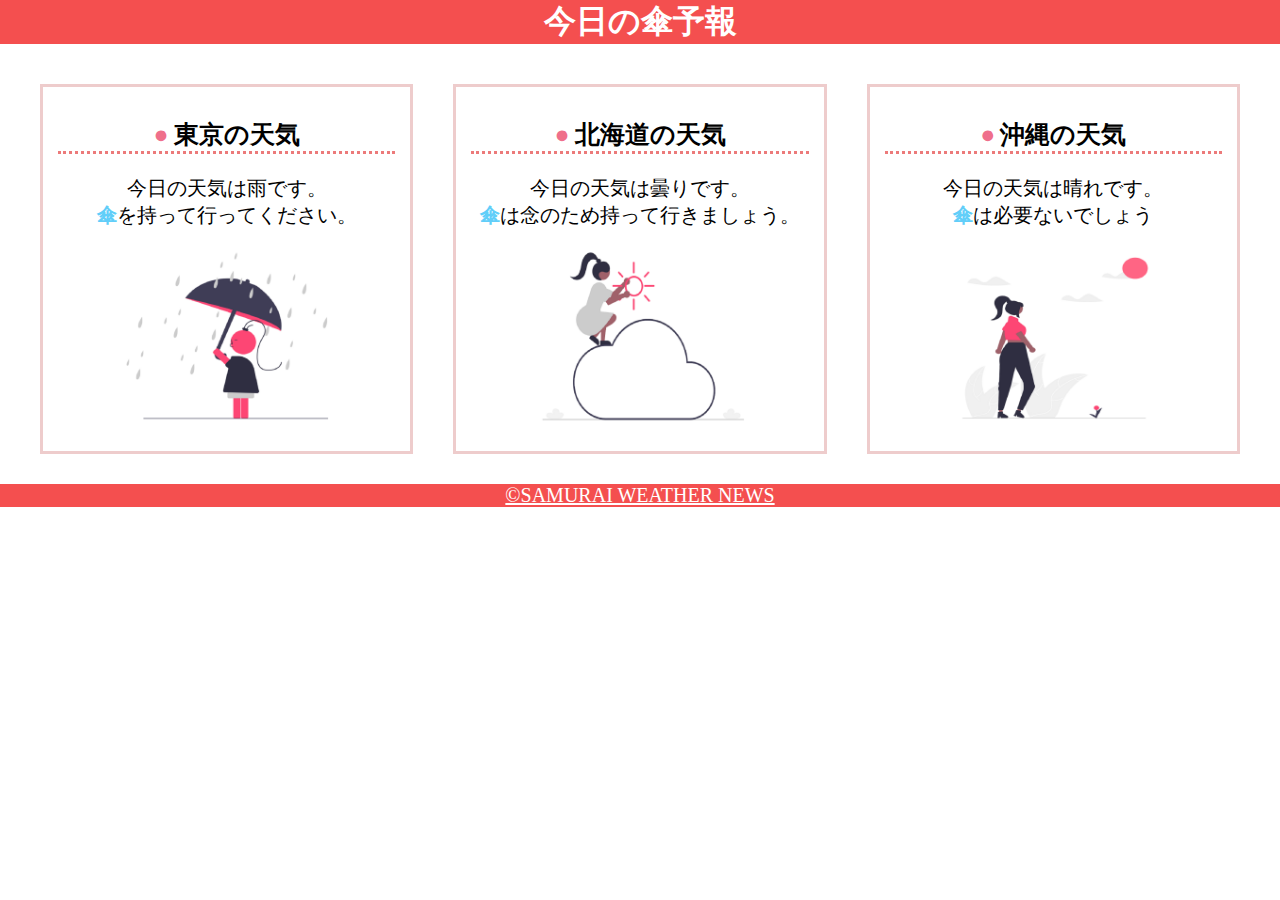
<file: kadai_022/kadai_022.html>
<!DOCTYPE html>
<html>
    <head>
        <meta charset="UTF-8">
        <meta name="viewport" content="width=device-width, initial-scale=1.0">
        <link rel="stylesheet" href="style.css">
        <meta name="description" content="このページは22章の課題です。">
        <title>22章課題</title>
    </head>
    <body>
       
        <header>
            <h1>今日の傘予報</h1>
        </header>  
 
        <main>

            <div id="parent">
                <div class="contents">
                    <h2>東京の天気</h2>
                    <p>今日の天気は雨です。</p>
                    <p>傘を持って行ってください。</p>
                    <img src="images/rainy.png" alt="雨">
                </div>
 
                <div class="contents">
                    <h2>北海道の天気</h2>
                    <p>今日の天気は曇りです。</p>
                    <p>傘は念のため持って行きましょう。</p>
                    <img src="images/cloudy.png" alt="曇り">
                </div>
 
                <div class="contents">
                    <h2>沖縄の天気</h2>
                    <p>今日の天気は晴れです。</p>
                    <p>傘は必要ないでしょう</p>
                    <img src="images/sunny.png" alt="晴れ">
                </div>

            </div>    
 
        </main>
 
        <footer>
            <a href="https://www.sejuku.net/corp/">&copy;SAMURAI WEATHER NEWS</a>
         </footer>
 
    </body>
</html>
</file>
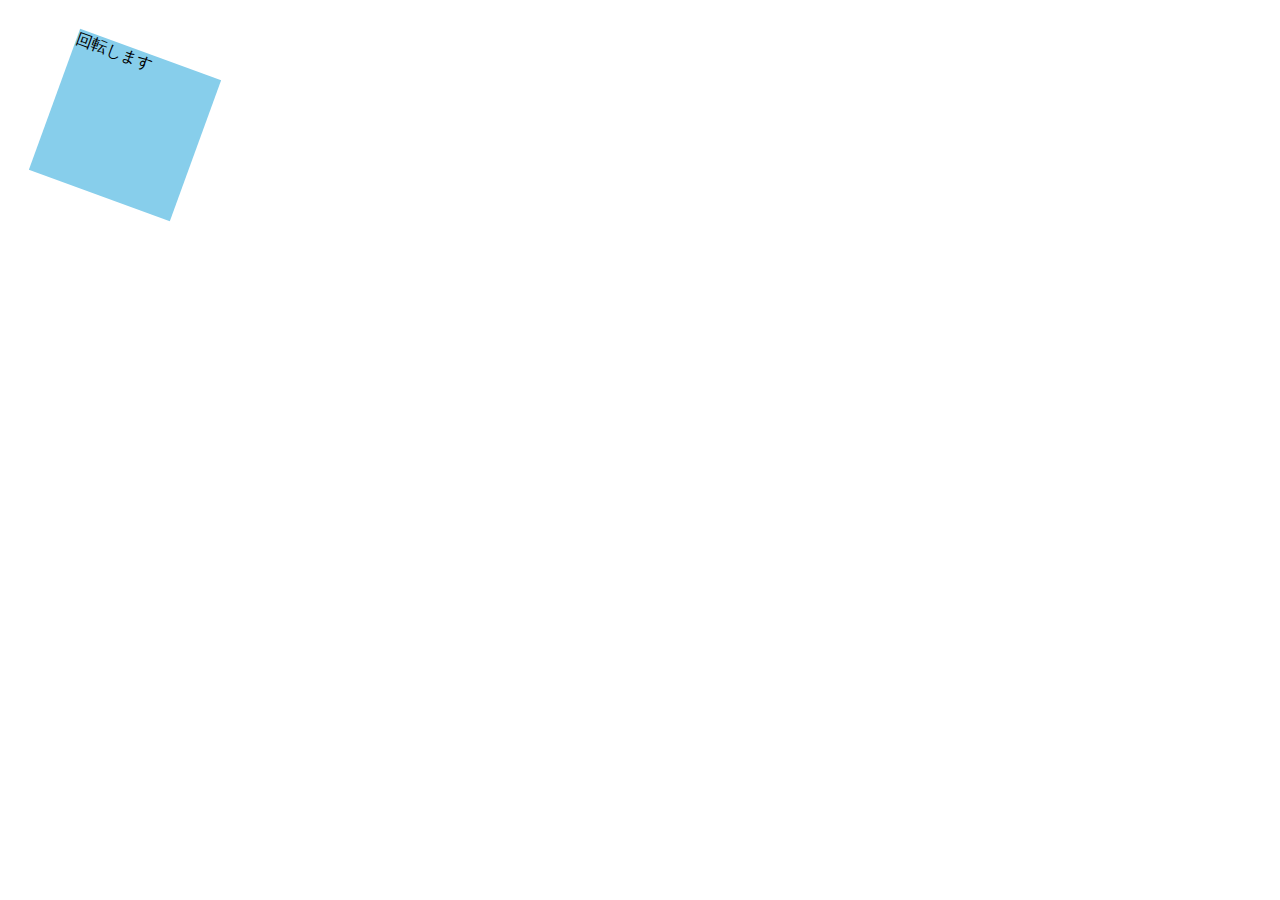
<file: kadai_mdn_css/mdn.html>
<!DOCTYPE html>
<html>
  <head>
    <style>
      div {
        position: absolute;
        left: 50px;
        top: 50px;
        width: 150px;
        height: 150px;
        background-color: skyblue;
      }
      .rotated-20 {
        transform: rotate(20deg);
      }
    </style>
  </head>
  <body>
    <div class="rotated-20">回転します</div>
  </body>
</html>
</file>
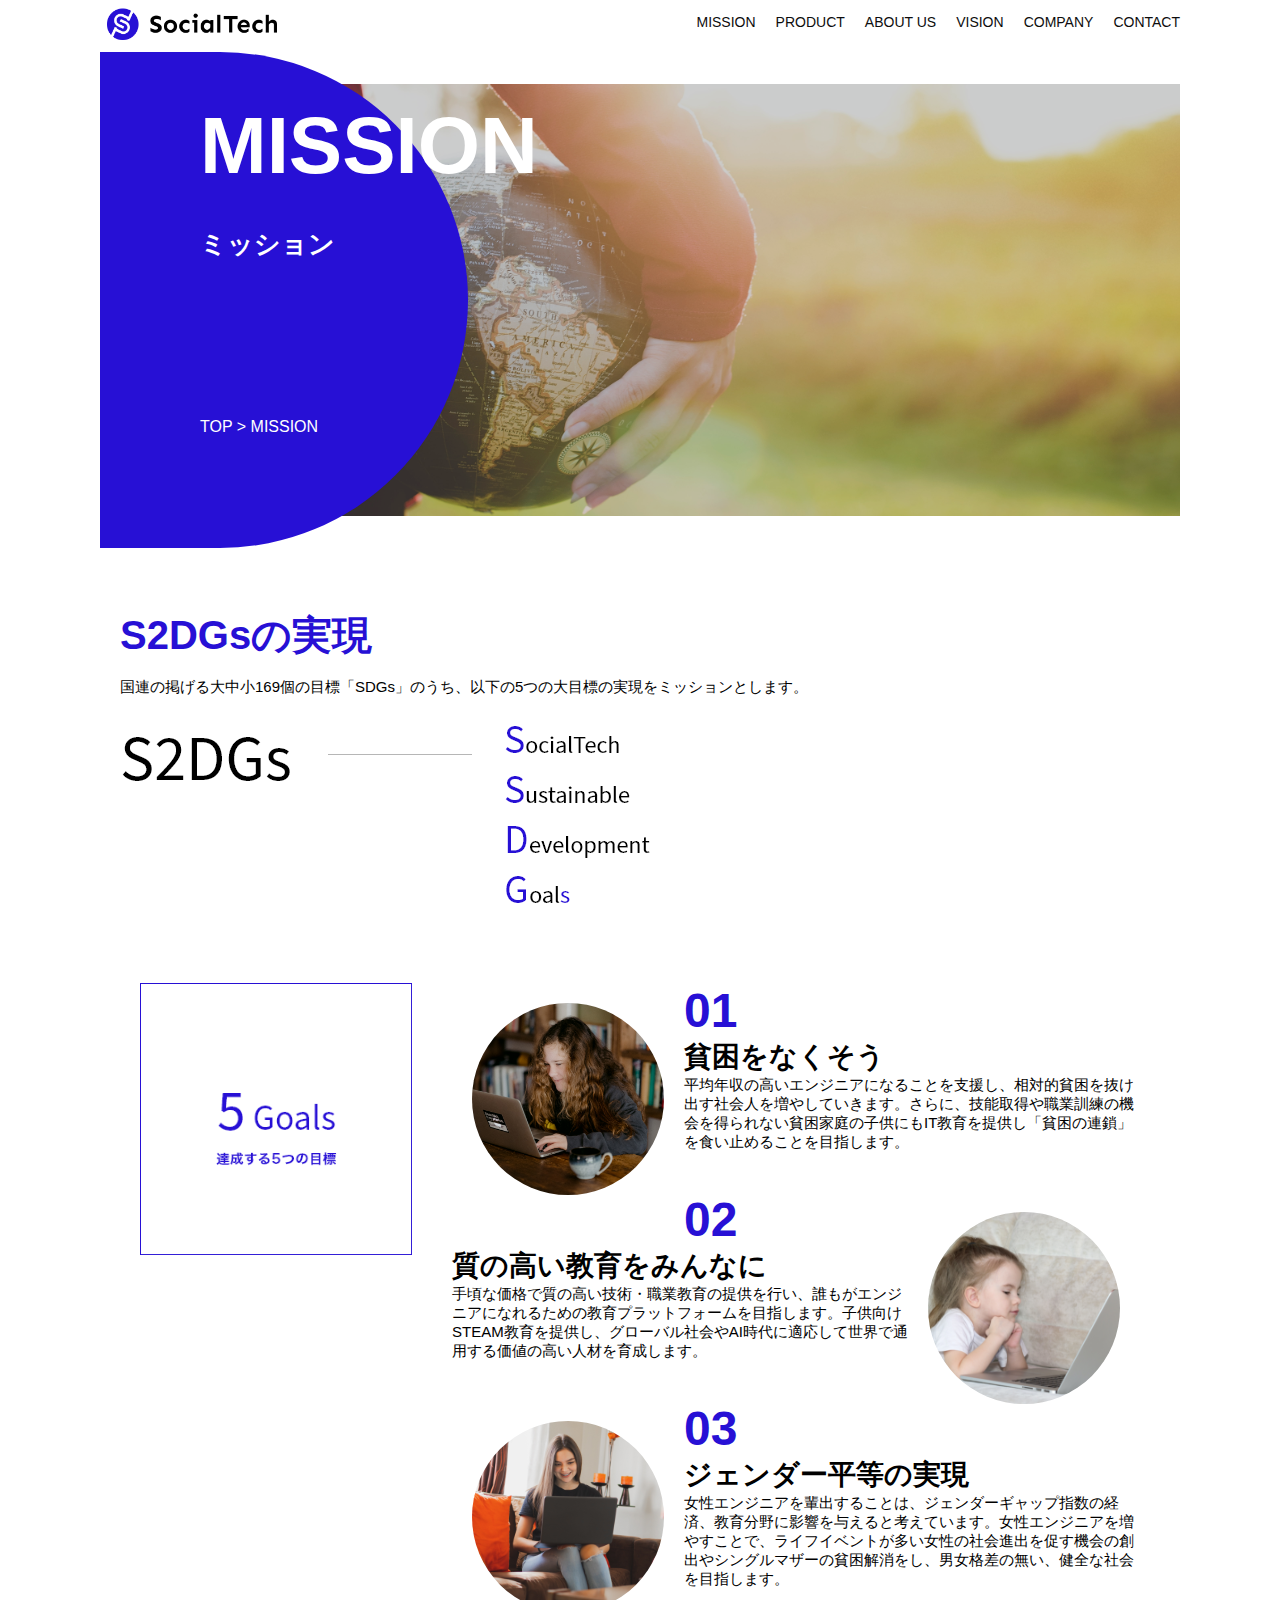
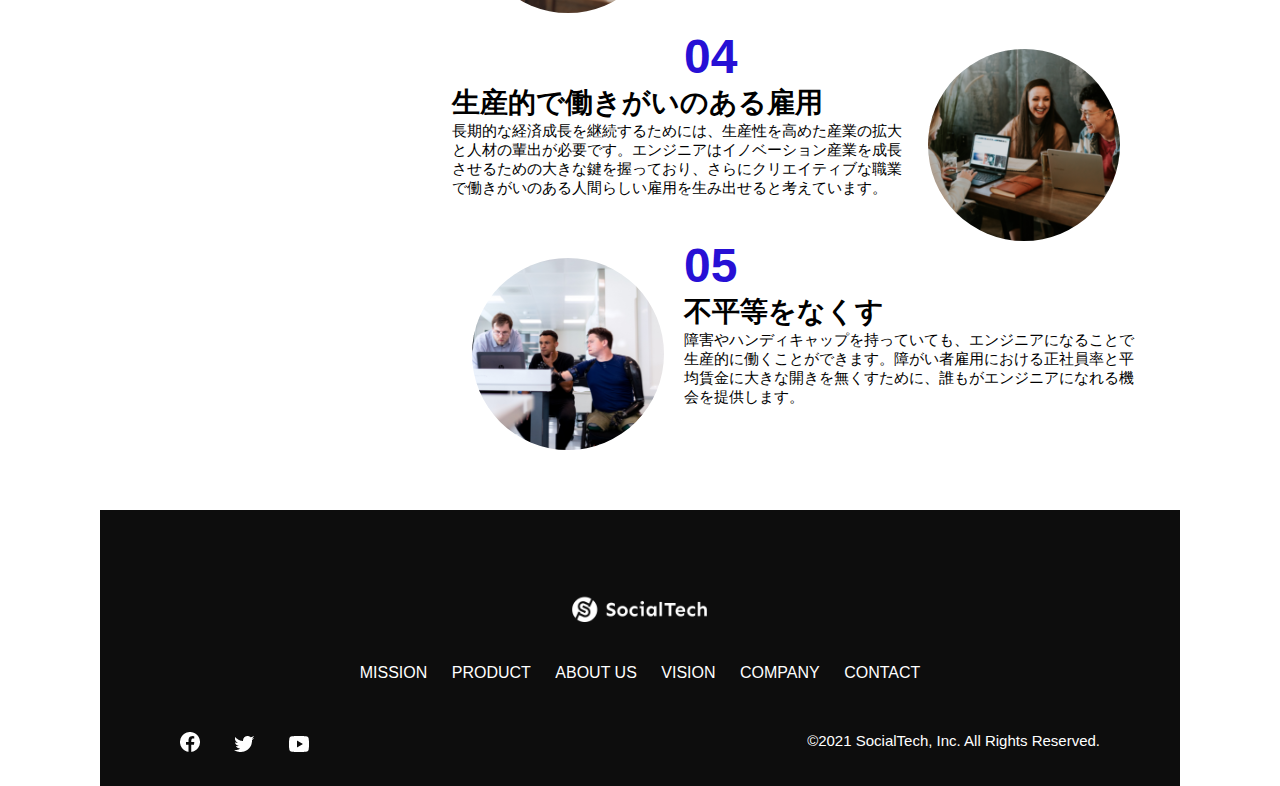
<file: kadai_tutorial_output/mission.html>
<!DOCTYPE html>
<html>
  <head>
    <title>SocialTech - MISSION ミッション -</title>
    <meta charset="utf-8">
    <meta name="description" content="SocialTechが目指す5つの目標（S2DGs）を紹介します">
    <meta name="viewport" content="width=device-width, initial-scale=1.0">
    <link rel="stylesheet" href="style.css">
  </head>

  <body>
    <!-- ヘッダー -->
    <header>
      <!-- ロゴ -->
      <a href="index.html" id="logo">
        <img src="images/logo.png" alt="トップページに戻る">
      </a>

      <!-- PC用ナビゲーション -->
      <nav id="nav-pc">
        <ul>
          <li><a href="mission.html">MISSION</a></li>
          <li><a href="product.html">PRODUCT</a></li>
          <li><a href="index.html#aboutus">ABOUT US</a></li>
          <li><a href="index.html#vision">VISION</a></li>
          <li><a href="index.html#company">COMPANY</a></li>
          <li><a href="index.html#contact">CONTACT</a></li>
        </ul>
      </nav>

      <!-- スマホ用メニューボタン -->
      <button id="menu-sp" onclick="document.getElementById('nav-sp').style.display = 'block'">
        <img src="images/button-menu.png" alt="ナビゲーションを開く">
      </button>

      <!-- スマホ用ナビゲーション -->
      <div id="nav-sp">
        <button id="close" onclick="document.getElementById('nav-sp').style.display = 'none'">
          <img src="images/button-close.png" alt="ナビゲーションを閉じる">
        </button>

        <nav>
          <ul>
            <li>
              <a id="logo-sp" href="index.html" onclick="document.getElementById('nav-sp').style.display = 'none'"><img src="images/logo-sp.png" alt="トップページに戻る"></a>
            </li>
            <li><a class="menu" href="mission.html" onclick="document.getElementById('nav-sp').style.display = 'none'">MISSION</a></li>
            <li><a class="menu" href="product.html" onclick="document.getElementById('nav-sp').style.display = 'none'">PRODUCT</a></li>
            <li><a class="menu" href="index.html#aboutus" onclick="document.getElementById('nav-sp').style.display = 'none'">ABOUT US</a></li>
            <li><a class="menu" href="index.html#vision" onclick="document.getElementById('nav-sp').style.display = 'none'">VISION</a></li>
            <li><a class="menu" href="index.html#company" onclick="document.getElementById('nav-sp').style.display = 'none'">COMPANY</a></li>
            <li><a class="menu" href="index.html#contact" onclick="document.getElementById('nav-sp').style.display = 'none'">CONTACT</a></li>
          </ul>
        </nav>
        <div id="sns">
          <a href="https://www.facebook.com/sejuku2013">
            <img src="images/button-facebook.png" alt="Facebookのリンク">
          </a>
          <a href="https://twitter.com/samuraijuku">
            <img src="images/button-twitter.png" alt="Twitterのリンク">
          </a>
          <a href="https://www.youtube.com/channel/UCCFOQO5aDK0xXam4cUQXT8g">
            <img src="images/button-youtube.png" alt="YouTubeのリンク">
          </a>
        </div>
      </div>
    </header>

    <main>
      <article>
        <section id="mission-main">
           <div class="mission-main-inner">
             <div id="mission-title">
               <h1>MISSION<br><span>ミッション</span></h1>
               <p>TOP > MISSION</p>
             </div>
           </div>
         </section>

         <section id="mission-s2dgs">
            <h2 class="mission-h2">S2DGsの実現</h2>
            <p>国連の掲げる大中小169個の目標「SDGs」のうち、以下の5つの大目標の実現をミッションとします。</p>
            <img src="images/mission/mission-s2dgs.png" alt="S2DGs">
          </section>

          <section id="mission-five-goals">
           <div class="five-goals-image">
             <img src="images/mission/mission-5goals.png" alt="5Goals">
           </div>
           <div class="five-goals-read">
             <div>
               <img class="fivegoals-image-left" src="images/mission/mission-5goals01.png" alt="PCを操作する女の子">
               <span class="fivegoals-number">01</span>
               <h3 class="fivegoals-h3">貧困をなくそう</h3>
               <p class="fivegoals-p">平均年収の高いエンジニアになることを支援し、相対的貧困を抜け出す社会人を増やしていきます。さらに、技能取得や職業訓練の機会を得られない貧困家庭の子供にもIT教育を提供し「貧困の連鎖」を食い止めることを目指します。</p>
             </div>
             <div>
               <img class="fivegoals-image-right" src="images/mission/mission-5goals02.png" alt="PCを見つめる小さい女の子">
               <span class="fivegoals-number">02</span>
               <h3 class="fivegoals-h3">質の高い教育をみんなに</h3>
               <p class="fivegoals-p">手頃な価格で質の高い技術・職業教育の提供を行い、誰もがエンジニアになれるための教育プラットフォームを目指します。子供向けSTEAM教育を提供し、グローバル社会やAI時代に適応して世界で通用する価値の高い人材を育成します。</p>
             </div>
             <div>
               <img class="fivegoals-image-left" src="images/mission/mission-5goals03.png" alt="PCを操作する女性">
               <span class="fivegoals-number">03</span>
               <h3 class="fivegoals-h3">ジェンダー平等の実現</h3>
               <p class="fivegoals-p">女性エンジニアを輩出することは、ジェンダーギャップ指数の経済、教育分野に影響を与えると考えています。女性エンジニアを増やすことで、ライフイベントが多い女性の社会進出を促す機会の創出やシングルマザーの貧困解消をし、男女格差の無い、健全な社会を目指します。</p>
             </div>
             <div>
               <img class="fivegoals-image-right" src="images/mission/mission-5goals04.png" alt="笑顔で話し合う3人の男女">
               <span class="fivegoals-number">04</span>
               <h3 class="fivegoals-h3">生産的で働きがいのある雇用</h3>
               <p class="fivegoals-p">長期的な経済成長を継続するためには、生産性を高めた産業の拡大と人材の輩出が必要です。エンジニアはイノベーション産業を成長させるための大きな鍵を握っており、さらにクリエイティブな職業で働きがいのある人間らしい雇用を生み出せると考えています。</p>
             </div>
             <div>
               <img class="fivegoals-image-left" src="images/mission/mission-5goals05.png" alt="障害を持つ男性が生き生きと働く様子">
               <span class="fivegoals-number">05</span>
               <h3 class="fivegoals-h3">不平等をなくす</h3>
               <p class="fivegoals-p">障害やハンディキャップを持っていても、エンジニアになることで生産的に働くことができます。障がい者雇用における正社員率と平均賃金に大きな開きを無くすために、誰もがエンジニアになれる機会を提供します。</p>
             </div>
           </div>
         </section>
      </article>
    </main>

    <footer>
      <div id="footer-logo">
        <img src="images/logo-sp.png" alt="SocialTech">
      </div>
      <div id="footer-link">
        <a href="mission.html">MISSION</a>
        <a href="product.html">PRODUCT</a>
        <a href="index.html#aboutus">ABOUT US</a>
        <a href="index.html#vision">VISION</a>
        <a href="index.html#company">COMPANY</a>
        <a href="index.html#contact">CONTACT</a>
      </div>
      <div id="sns-footer">
        <div class="sns-btns">
          <a href="https://www.facebook.com/sejuku2013"><img src="images/button-facebook.png" alt="Facebookのリンク"></a>
          <a href="https://twitter.com/samuraijuku"><img src="images/button-twitter.png" alt="Twitterのリンク"></a>
          <a href="https://www.youtube.com/channel/UCCFOQO5aDK0xXam4cUQXT8g"><img src="images/button-youtube.png" alt="YouTubeのリンク"></a>
        </div>
        <p id="copyright">&copy;2021 SocialTech, Inc. All Rights Reserved.</p>
      </div>
    </footer>

  </body>
</html>
</file>
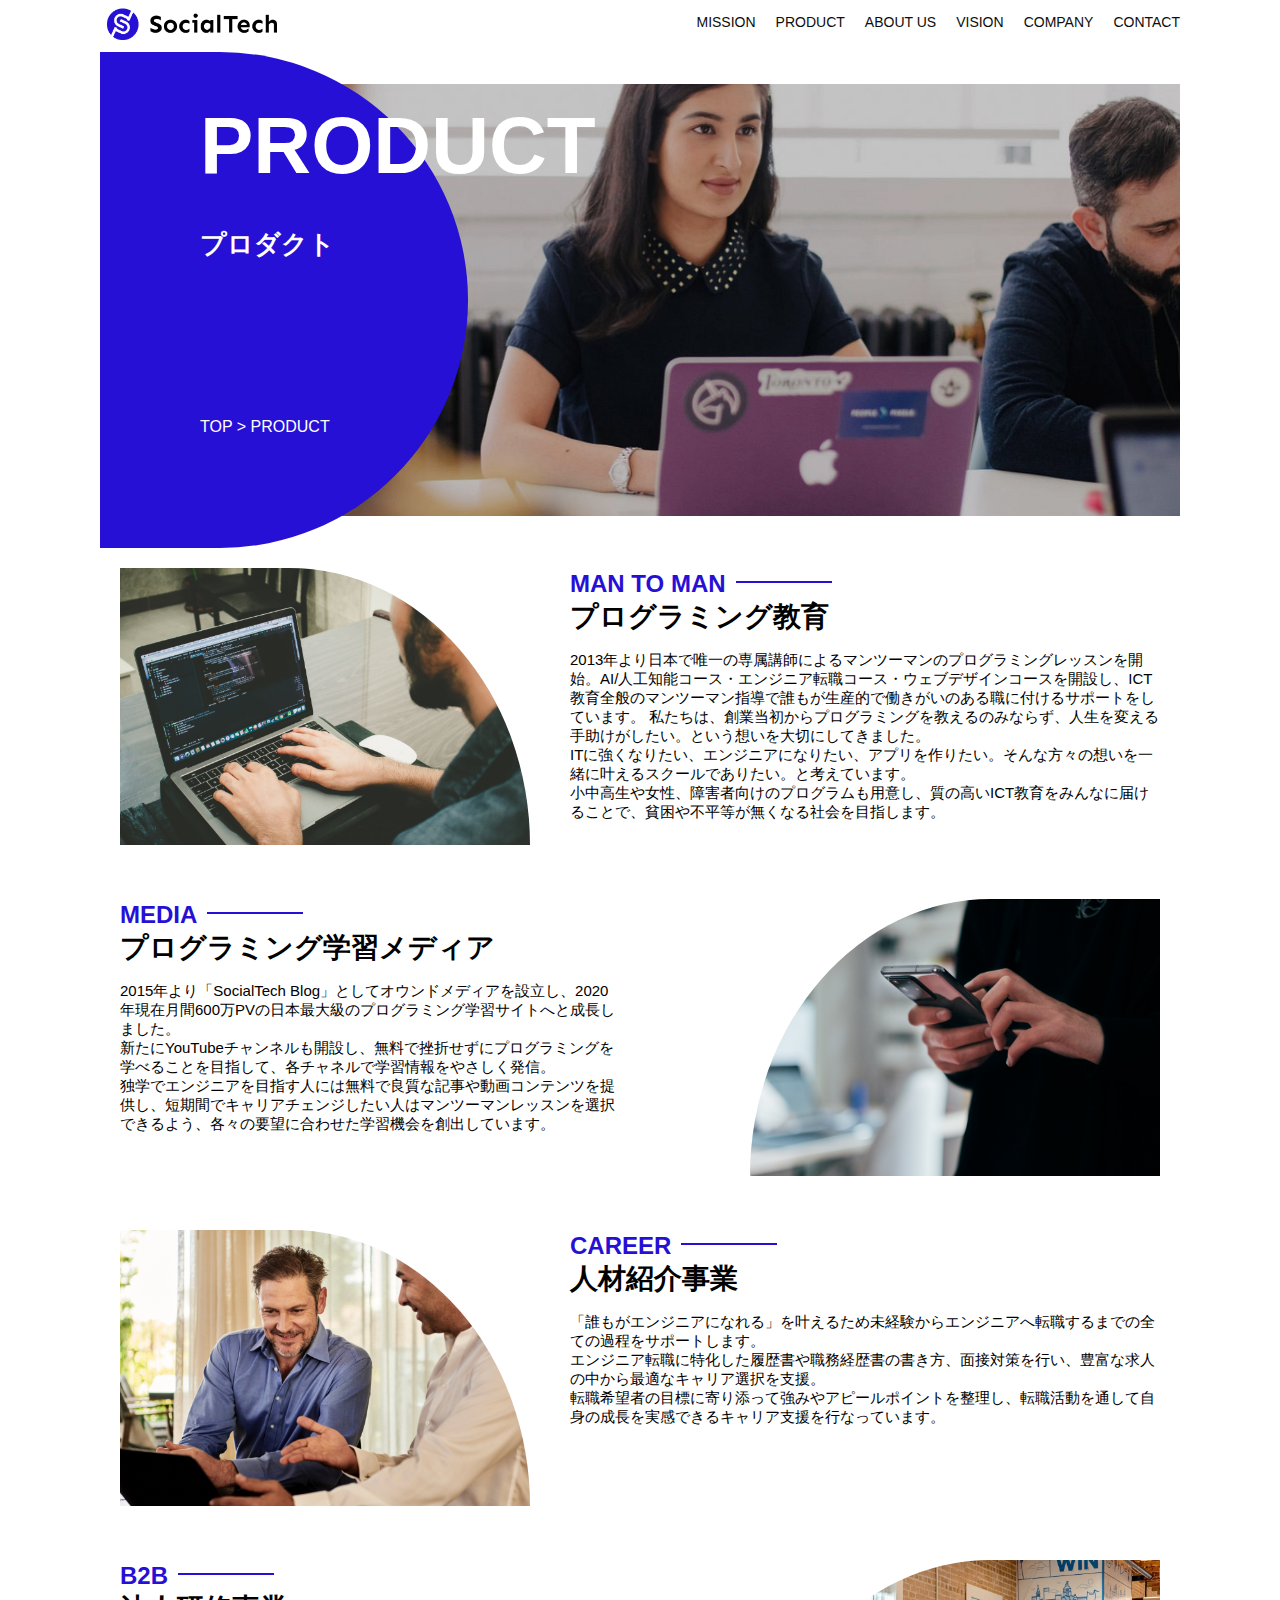
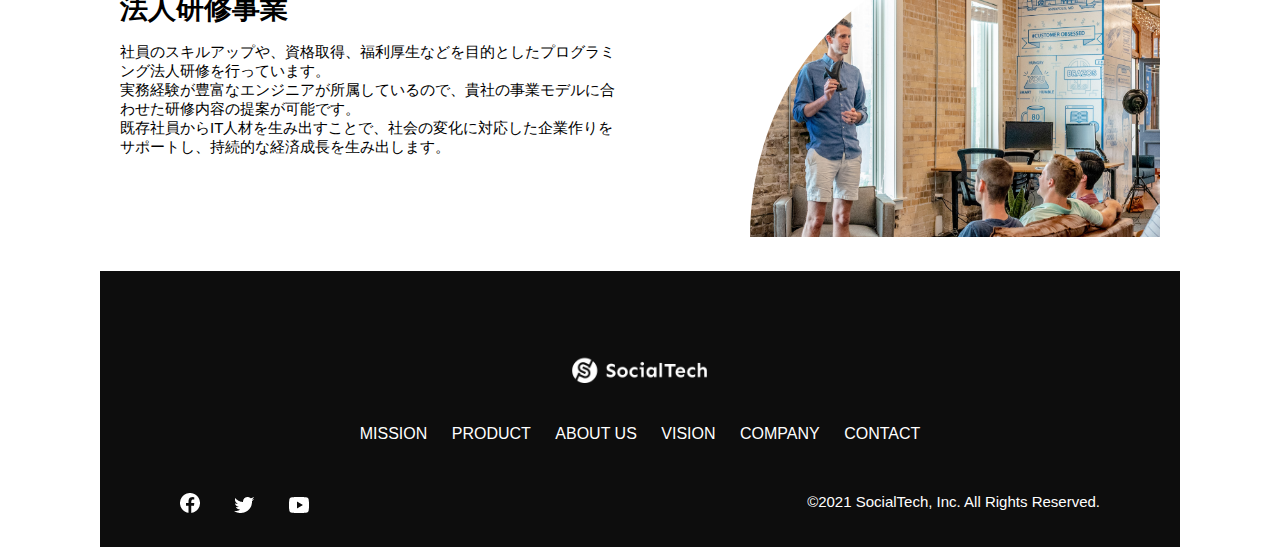
<file: kadai_tutorial_output/product.html>
<!DOCTYPE html>
<html>
  <head>
    <title>SocialTech -PRODUCT プロダクト-</title>
    <meta charset="utf-8">
    <meta name="description" content="SocialTechの4つのプロダクトを紹介します">
    <meta name="viewport" content="width=device-width, initial-scale=1.0">
    <link rel="stylesheet" href="style.css">
  </head>

  <body>
    <!-- ヘッダー -->
    <header>
      <!-- ロゴ -->
      <a href="index.html" id="logo">
        <img src="images/logo.png" alt="トップページに戻る">
      </a>

      <!-- PC用ナビゲーション -->
      <nav id="nav-pc">
        <ul>
          <li><a href="mission.html">MISSION</a></li>
          <li><a href="product.html">PRODUCT</a></li>
          <li><a href="index.html#aboutus">ABOUT US</a></li>
          <li><a href="index.html#vision">VISION</a></li>
          <li><a href="index.html#company">COMPANY</a></li>
          <li><a href="index.html#contact">CONTACT</a></li>
        </ul>
      </nav>

      <!-- スマホ用メニューボタン -->
      <button id="menu-sp" onclick="document.getElementById('nav-sp').style.display = 'block'">
        <img src="images/button-menu.png" alt="ナビゲーションを開く">
      </button>

      <!-- スマホ用ナビゲーション -->
      <div id="nav-sp">
        <button id="close" onclick="document.getElementById('nav-sp').style.display = 'none'">
          <img src="images/button-close.png" alt="ナビゲーションを閉じる">
        </button>

        <nav>
          <ul>
            <li>
              <a id="logo-sp" href="index.html" onclick="document.getElementById('nav-sp').style.display = 'none'"><img src="images/logo-sp.png" alt="トップページに戻る"></a>
            </li>
            <li><a class="menu" href="mission.html" onclick="document.getElementById('nav-sp').style.display = 'none'">MISSION</a></li>
            <li><a class="menu" href="product.html" onclick="document.getElementById('nav-sp').style.display = 'none'">PRODUCT</a></li>
            <li><a class="menu" href="index.html#aboutus" onclick="document.getElementById('nav-sp').style.display = 'none'">ABOUT US</a></li>
            <li><a class="menu" href="index.html#vision" onclick="document.getElementById('nav-sp').style.display = 'none'">VISION</a></li>
            <li><a class="menu" href="index.html#company" onclick="document.getElementById('nav-sp').style.display = 'none'">COMPANY</a></li>
            <li><a class="menu" href="index.html#contact" onclick="document.getElementById('nav-sp').style.display = 'none'">CONTACT</a></li>
          </ul>
        </nav>
        <div id="sns">
          <a href="https://www.facebook.com/sejuku2013">
            <img src="images/button-facebook.png" alt="Facebookのリンク">
          </a>
          <a href="https://twitter.com/samuraijuku">
            <img src="images/button-twitter.png" alt="Twitterのリンク">
          </a>
          <a href="https://www.youtube.com/channel/UCCFOQO5aDK0xXam4cUQXT8g">
            <img src="images/button-youtube.png" alt="YouTubeのリンク">
          </a>
        </div>
      </div>
    </header>

    <main>
      <article>
         <section id="product-main">
           <div class="product-main-inner">
             <div id="product-title">
               <h1>PRODUCT<br><span>プロダクト</span></h1>
               <p>TOP > PRODUCT</p>
             </div>
           </div>
         </section>

         <section class="product-section product-section-left">
           <div class="product-section-img">
             <img src="images/product/product-mantoman.png" alt="PCでコードを書く男性">
           </div>
           <div class="product-read">
             <h2 class="product-h2">MAN TO MAN</h2>
             <h3 class="product-h3">プログラミング教育</h3>
             <p>
               2013年より日本で唯一の専属講師によるマンツーマンのプログラミングレッスンを開始。AI/人工知能コース・エンジニア転職コース・ウェブデザインコースを開設し、ICT教育全般のマンツーマン指導で誰もが生産的で働きがいのある職に付けるサポートをしています。 私たちは、創業当初からプログラミングを教えるのみならず、人生を変える手助けがしたい。という想いを大切にしてきました。<br>ITに強くなりたい、エンジニアになりたい、アプリを作りたい。そんな方々の想いを一緒に叶えるスクールでありたい。と考えています。<br>小中高生や女性、障害者向けのプログラムも用意し、質の高いICT教育をみんなに届けることで、貧困や不平等が無くなる社会を目指します。
             </p>
           </div>
         </section>
 
         <section class="product-section product-section-right">
           <div class="product-read">
             <h2 class="product-h2">MEDIA</h2>
             <h3 class="product-h3">プログラミング学習メディア</h3>
             <p>2015年より「SocialTech Blog」としてオウンドメディアを設立し、2020年現在月間600万PVの日本最大級のプログラミング学習サイトへと成長しました。<br>新たにYouTubeチャンネルも開設し、無料で挫折せずにプログラミングを学べることを目指して、各チャネルで学習情報をやさしく発信。<br>独学でエンジニアを目指す人には無料で良質な記事や動画コンテンツを提供し、短期間でキャリアチェンジしたい人はマンツーマンレッスンを選択できるよう、各々の要望に合わせた学習機会を創出しています。</p>
           </div>
           <div class="product-section-img">
             <img src="images/product/product-media.png" alt="スマートフォンを操作する人">
           </div>
         </section>
 
         <section class="product-section product-section-left">
           <div class="product-section-img">
             <img src="images/product/product-career.png" alt="笑顔で話し合う2人の男性">
           </div>
           <div class="product-read">
             <h2 class="product-h2">CAREER</h2>
             <h3 class="product-h3">人材紹介事業</h3>
             <p>「誰もがエンジニアになれる」を叶えるため未経験からエンジニアへ転職するまでの全ての過程をサポートします。<br>エンジニア転職に特化した履歴書や職務経歴書の書き方、面接対策を行い、豊富な求人の中から最適なキャリア選択を支援。<br>転職希望者の目標に寄り添って強みやアピールポイントを整理し、転職活動を通して自身の成長を実感できるキャリア支援を行なっています。<br></p>
           </div>
         </section>
 
         <section class="product-section product-section-right">
           <div class="product-read">
             <h2 class="product-h2">B2B</h2>
             <h3 class="product-h3">法人研修事業</h3>
             <p>社員のスキルアップや、資格取得、福利厚生などを目的としたプログラミング法人研修を行っています。<br>実務経験が豊富なエンジニアが所属しているので、貴社の事業モデルに合わせた研修内容の提案が可能です。<br>既存社員からIT人材を生み出すことで、社会の変化に対応した企業作りをサポートし、持続的な経済成長を生み出します。</p>
           </div>
           <div class="product-section-img">
             <img src="images/product/product-b2b.png" alt="講演中の男性とそれを聴く人々">
           </div>
         </section>
      </article>
    </main>

    <footer>
      <div id="footer-logo">
        <img src="images/logo-sp.png" alt="SocialTech">
      </div>
      <div id="footer-link">
        <a href="mission.html">MISSION</a>
        <a href="product.html">PRODUCT</a>
        <a href="index.html#aboutus">ABOUT US</a>
        <a href="index.html#vision">VISION</a>
        <a href="index.html#company">COMPANY</a>
        <a href="index.html#contact">CONTACT</a>
      </div>
      <div id="sns-footer">
        <div class="sns-btns">
          <a href="https://www.facebook.com/sejuku2013"><img src="images/button-facebook.png" alt="Facebookのリンク"></a>
          <a href="https://twitter.com/samuraijuku"><img src="images/button-twitter.png" alt="Twitterのリンク"></a>
          <a href="https://www.youtube.com/channel/UCCFOQO5aDK0xXam4cUQXT8g"><img src="images/button-youtube.png" alt="YouTubeのリンク"></a>
        </div>
        <p id="copyright">&copy;2021 SocialTech, Inc. All Rights Reserved.</p>
      </div>
    </footer>
    
  </body>
</html>
</file>
<file: kadai_013/style.css>
/* PC、スマホ共通スタイル */
body {
  font-family: "Source Sans Pro", "Hiragino Kaku Gothic ProN", Meiryo, Arial, sans-serif;
}

p {
  font-size: 15px;
}

#main-visual > img {
  width: 100%;
}

/*================
PC用のスタイル 
=================*/
@media screen and (min-width: 768px) {
  /* 横幅設定 */
  body {
    max-width: 1080px;
    min-width: 960px;
    margin: 0 auto;
  }

  /* ヘッダー */
  header {
    display: flex;
    justify-content: space-between;
    align-items: center;
    padding: 0 20px
  }

  #logo {
    flex: 1;
  }

  /* ナビゲーションのレイアウト */
  #nav-pc {
    text-align: right;
    font-size: 14px;
    flex: 2;
    display: flex;
    justify-content: flex-end;
  }

  /* ナビゲーションのリンクの装飾設定 */
  #nav-pc > a {
    text-decoration: none;
    margin-left: 20px;
  }

  #nav-pc > a:link {
    color: #0d0d0d;
  }

  #nav-pc > a:visited {
    color: #0d0d0d;
  }

  #nav-pc > a:hover {
    color: #0d0d0d;
    text-decoration: underline;
  }

  #nav-pc > a:active {
    color: #0d0d0d;
  }

  #menu-sp {
    display: none;
  }

  #nav-sp {
    display: none;
  }
}

/* スマートフォン用のスタイル */
@media screen and (max-width: 767px) {
  body {
    min-width: 375px;
    margin: 0;
  }

  header {
    display: flex;
    justify-content: space-between;
    align-items: center;
  }

  #nav-pc {
    display: none;
  }

  #menu-sp {
    display: block;
    float: right;
    padding: 0;
  }

  #nav-sp {
    background-color: #ce933e;
    position: fixed;
    left: 0;
    top: 0;
    height: 100%;
    width: 100%;
    display: none;
    z-index: 100;
  }

  #close {
    position: absolute;
    top: 20px;
    right: 20px;
  }

  #logo-sp {
    margin: 80px 0 30px 20px;
  }

  #nav-sp > a {
    display: block;
  }

  #nav-sp > a:link {
    color: #ffffff;
  }

  #nav-sp > a:visited {
    color: #ffffff;
  }

  #nav-sp > a:hover {
    color: #ffffff;
    text-decoration: underline;
  }

  #nav-sp > a:active {
    color: #ffffff;
  }

  #nav-sp > .menu {
    text-decoration: none;
    display: block;
    margin: 0 20px;
    height: 44px;
    font-size: 16px;
    background-image: url('images/arrow.png');
    background-repeat: no-repeat;
    background-position: right top;
  }
}
</file>
<file: kadai_tutorial_output/style.css>
/* PC、スマホ共通スタイル */
* {
  box-sizing: border-box;
}

p {
  font-size: 15px;
}

body {
   max-width: 1080px;
   margin: 0 auto 0 auto;
    font-family: "Source Sans Pro", "Hiragino Kaku Gothic ProN", Meiryo, Arial, sans-serif;
 }
 
 /* ヘッダー */
 header {
   display: flex;
   justify-content: space-between;
 }
 
 /* ナビゲーションのレイアウト */
 #nav-pc {
   font-size: 14px;
 }
 
 #nav-pc ul {
   display: flex;
   padding-left: 0;
 }
 
 #nav-pc li {
   list-style: none;
 }
 
 /* ナビゲーションのリンクの装飾設定 */
 #nav-pc a {
   text-decoration: none;
   margin-left: 20px;
   color: #0d0d0d;
 }
 
 #nav-pc a:hover {
   text-decoration: underline;
 }

/* スマホ用ナビを非表示 */
#nav-sp,
#menu-sp {
  display: none;
}

  /* メインビジュアル*/
 #main-visual {
   position: relative;
   height: 400px;
 }

  #main-message {
   position: absolute;
   top: 0;
   left: 0;
   background-color: #2710d5;
   color: #ffffff;
   border-radius: 0 0 476px 0;
   max-width: 620px;
   height: 100%;
   width: 100%;
   z-index: 11;
 }
 
 #main-message > h1 {
   font-size: 60px;
   margin: 100px 0 0 50px;
 }

 #main-message > p { 
   font-size: 28px;
   margin: 0 0 0 50px;
 }
 
 #main-visual > img {
   max-width: 620px;
   border-radius: 476px 0 0 0;
   position: absolute;
   top: 0;
   right: 0;
   z-index: 10;
 }
 
 /* 見出し */
 h2 {
   margin: 40px 0 0 0;
 }
 
 h2::after {
   content: url("images/line.png");
   margin-left: 10px;
 }
 
 h3 {
   font-size: 27px;
 }

  /* ミッション */
 #mission {
   margin: 80px auto 80px auto;
 }
 
 #mission-flex {
   display: flex;
 }

  #mission-flex > div {
   width: 50%;
   margin: 20px;
 }
 
 #mission-photo {
   width: 100%;
 }
 
 #s2dgs {
   margin-top: 50px;
   width: 100%;
 }

 /* プロダクト */
 #product {
   background-color: #fafafa;
   margin: 80px 0 80px 0;
   padding: 10px 40px 0px 40px;
 }
 
 /* 外枠 */
 #product .product-flex {
   margin-top: 40px;
   display: flex;
 }
 
 /* 左のカラム */
 #product-left {
   width: 50%;
   margin-right: 20px;
 }
 
 /* 右のカラム */
 #product-right {
   width: 50%;
   margin-left: 20px;
   margin-top: 80px;
 }
 
 /* 画像＋説明の枠 */
 #product-left > div {
   position: relative;
   height: 480px;
   margin-right: 20px;
 }

 #product-right > div {
   position: relative;
   height: 480px;
   margin-left: 20px;
 }

 /* 画像 */
 .product-photo {
   width: 100%;
 }

 /* 説明文の枠 */
.product-explain {
  background-color: #ffffff;
  position: absolute;
  left: 0;
  bottom: 50px;
  margin: 0 40px 0 40px;
  padding: 20px;
  box-shadow: 5px 5px 10px rgba(0, 0, 0, 0.05);
}

 /* 説明文の英語 */
 .product-explain > span {
   color: #2710d5;
   font-weight: bold;
   font-size: 16px;
   margin: 0;
 }
 
 /* 説明文の見出し */
 .product-explain > h3 {
   margin: 5px 0 5px 0;
 }
 
 /* 説明文 */
 .product-explain > p {
   font-size: 14px;
   margin: 0;
 }
 
 /* もっと見るボタン */
 #product-more {
   text-align: center;
 }
 
 #product-more a {
   position: relative;
   bottom: -42px;
 }

  /* ABOUT US */
 #aboutus {
   margin: 80px auto 80px auto;
 }
 
 /* 3つの組織文化と画像を入れる枠 */
 #aboutus > div {
   display: flex;
 }

  /* 画像 */
 .culture-img {
   width: 50%;
   align-self: flex-start;
 }
 
 .culture-img2 {
   margin-top: 50px;
   width: 100%;
 }

  /* 3つの組織文化の表 */
 .culture-table {
   margin-right: 50px;
 }

  /* 番号 */
 .culture-num {
   font-size: 80px;
   color: #2710d5;
   padding: 0 20px 0 0;
 }

 /* 見出し */
 .culture-table th {
   text-align: left;
   font-size: 28px;
   font-weight: bold;
 }

 /* 組織文化英語 */
 .culture-en {
   color: #2710d5;
   font-size: 24px;
 }

 /* 説明文 */
 .culture-description {
   margin: 0;
 }

  /* ビジョン */
 #vision {
   margin: 80px auto 80px auto;
 }
 
 /* セクション内の外枠*/
 #vision > div {
   display: flex;
   justify-content: space-between;
   flex-wrap: wrap;
 }
 
 /*7つの行動指針の枠*/
 .vision-box {
   width: 300px;
   height: 300px;
   margin-bottom: 30px;
   position: relative;
 }

  .vision-box > img {
   width: 100%;
   position: relative;
   z-index: 30;
 }
 
 .vision-box > div {
   position: absolute;
   top: 0;
   left: 0;
   z-index: 31;
   margin-right: 20px;
 }
 
 .vision-box > div > h4 {
   color: #2710d5;
   font-size: 19px;
   margin: 80px 0 0 0;
 }
 
 .vision-box > div > h4::first-letter {
   font-size: 40px;
 }
 
 .vision-box > div > h5 {
   font-size: 20px;
   margin: 0 0 0 0;
 }
 
 .vision-box > div > p {
   margin: 10px 0 0 0;
 }

 /* 会社概要 */
 #company {
   margin: 80px auto 80px auto;
 }

  #company-table {
   width: 100%;
 }
 
 .tableheader {
   text-align: left;
   padding: 20px;
   border-bottom-color: #2710d5;
   border-bottom-width: 1px;
   border-bottom-style: solid;
   width: 100px;
 }
 
 .tableheader-first {
   border-top-color: #2710d5;
   border-top-width: 1px;
   border-top-style: solid;
 }
 
 .cell {
   padding: 30px;
   border-bottom-color: #ececec;
   border-bottom-width: 1px;
   border-bottom-style: solid;
 }
 
 .cell-first {
   border-top-color: #ececec;
   border-top-width: 1px;
   border-top-style: solid;
 }

  #company > iframe {
   width: 100%;
   height: 368px;
   margin-top: 40px;
 }

  /* お問い合わせ */
 #contact {
   margin: 80px auto 80px auto;
 }
 
 /* 外枠 */
 #contact > form > div {
   display: flex;
   flex-direction: row;
   flex-wrap: wrap;
   padding-bottom: 30px;
 }

  /* 左列の見出し */
 .contact-heading {
   width: 240px;
   align-self: center;
 }

 /* 見出しのラベル */
 .contact-label {
   font-weight: bold;
 }

 /* 必須 */
 .contact-span {
   color: #ce2222;
   margin: 0 0 0 20px;
   font-weight: bold;
 }

  /* テキストボックス */
 .contact-textbox {
   border-top: 0px;
   border-left: 0px;
   border-right: 0px;
   border-bottom-width: 1px;
   border-bottom-color: #707070;
   border-style: solid;
   background-color: #fafafa;
   width: 400px;
   height: 56px;
 }
 
 /* お問い合わせ内容のテキストエリア */
 .contact-textarea {
   border-top: 0px;
   border-left: 0px;
   border-right: 0px;
   border-bottom-width: 1px;
   border-bottom-color: #707070;
   background-color: #fafafa;
   width: 400px;
   height: 200px;
}

 /* 個人情報の取り扱い */
 #contact dt {
   font-weight: bold;
 }
 
 #contact dd {
   margin: 0 0 16px 0;
 }
 
 #contact dd p {
   margin: 0;
 }
 
 #contact dd ul {
   padding-left: 0;
 }
 
 #contact dd li {
   margin-bottom: 0;
   list-style: none;
 }

  /* フッター */
 footer {
   background-color: #0d0d0d;
   text-align: center;
   padding: 80px 80px 30px 80px;
 }
 
 #footer-logo {
   margin-bottom: 30px;
 }

 #footer-link {
   margin-bottom: 50px;
 }
 
 #footer-link > a {
   text-decoration: none;
   margin: 10px;
   color: #ffffff;
 }
 
 #footer-link > a:hover {
   text-decoration: underline;
 }

 #sns-footer {
   display: flex;
   justify-content: space-between;
   text-align: left;
 }
 
 #sns-footer a {
   margin-right: 30px;
 }
 
 #copyright {
   color: #ffffff;
   margin: 0;
 }

 /* mission.html用スタイル */
 /* ミッションのメインビジュアル */
 .mission-main-inner {
   background-image: url("images/mission/mission-main.png");
   background-repeat: no-repeat;
   background-position-y: center;
 }
 
 #mission-title {
   background-color: #2710d5;
   width: 368px;
   color: #ffffff;
   height: 496px;
   border-radius: 0 248px 248px 0;
   position: relative;
 }
 
 #mission-title h1 {
   position: absolute;
   top: 0;
   left: 100px;
   font-size: 80px;
   line-height: 1;
 }
 
 #mission-title h1 span {
   font-size: 26px;
 }
 
 #mission-title > p {
   position: absolute;
   top: 350px;
   left: 100px;
   font-size: 16px;
 }

 /* ミッションページ　S2DGSの設定 */
 #mission-s2dgs {
   padding: 20px;
 }
 
 .mission-h2 {
   color: #2710d5;
   font-size: 40px;
 }
 
 .mission-h2::after {
   content: none;
 }

 /* ミッションページ　5つのゴールの設定 */
 #mission-five-goals {
   padding: 20px;
   display: flex;
 }
 
 #mission-five-goals .five-goals-image {
   width: 30%;
   padding: 20px;
 }
 
 #mission-five-goals .five-goals-image img {
   width: 100%;
 }
 
 #mission-five-goals .five-goals-read {
   width: 70%;
   padding: 20px;
 }
 
 #mission-five-goals .five-goals-read > div {
   margin-bottom: 40px;
 }
 
 .fivegoals-image-right {
   float: right;
   margin: 20px;
 }
 
 .fivegoals-image-left {
   float: left;
   margin: 20px;
 }
 
 .fivegoals-number {
   color: #2710d5;
   font-size: 48px;
   font-weight: bold;
   margin: 0;
 }
 
 .fivegoals-h3 {
   font-size: 28px;
   margin: 0;
 }
 
 .fivegoals-p {
   margin: 0;
 }

 /* プロダクトページ */
 .product-main-inner {
   background-image: url("images/product/product-main.png");
   background-repeat: no-repeat;
   background-position-y: center;
 }
 
 #product-title {
   background-color: #2710d5;
   width: 368px;
   color: #ffffff;
   height: 496px;
   border-radius: 0 248px 248px 0;
   position: relative;
 }
 
 #product-title h1 {
   position: absolute;
   top: 0;
   left: 100px;
   font-size: 80px;
   line-height: 1;
 }
 
 #product-title h1 span {
   font-size: 26px;
 }
 
 #product-title > p {
   position: absolute;
   top: 350px;
   left: 100px;
   font-size: 16px;
 }

 /* セクション */
 .product-section {
   display: flex;
   padding: 20px 20px 0;
 }
 
 .product-section .product-section-img {
   width: 450px;
 }
 
 /* 左が画像のセクション*/
 .product-section-left .product-section-img img {
   width: 100%;
   padding: 0 40px 30px 0;
   border-radius: 0 432px 0 0;
 }
 
 .product-section-left .product-read {
   width: 50%;
   flex-grow: 1;
 }
 
 .product-section-left .product-read p {
   margin-bottom: 0;
 }
 
 /* 右が画像のセクション*/
 .product-section-right {
   justify-content: space-between;
 }
 
 .product-section-right .product-section-img img {
   width: 100%;
   padding: 0 0 30px 40px;
   border-radius: 432px 0 0 0;
 }
 
 .product-section-right .product-read {
   width: 500px;
 }
 
 .product-h2 {
   color: #2710d5;
   font-size: 24px;
   margin: 0;
 }
 
 .product-h3 {
   font-size: 28px;
   margin: 0;
 }

 /*====================
  スマートフォン用のスタイル
 =====================*/
 @media screen and (max-width: 767px) {
   /* PC用ナビゲーション非表示 */
   #nav-pc {
     display: none;
   }
 
   /* ハンバーガーメニュー */
   #menu-sp {
     display: block;
     background-color: transparent;
     float: right;
     padding: 0;
     border: none;
   }
 
   /* スマホ用ナビゲーションの表示切替*/
   /* 初期状態、レイアウトと非表示設定 */
   #nav-sp {
     background-color: #2710d5;
     position: fixed;
     left: 0;
     top: 0;
     height: 100%;
     width: 100%;
     display: none;
     z-index: 100;
   }

   /* ×ボタン */
   #close {
     position: absolute;
     top: 20px;
     right: 20px;
     background-color: transparent;
     border: none;
   }
 
   #nav-sp nav ul {
     padding-left: 0;
   }
 
   #nav-sp nav li {
     list-style: none;
   }
 
   /* ナビゲーションメニュー用ロゴ */
   #logo-sp {
     margin: 80px 0 30px 20px;
   }

  /* ナビゲーションのリンクの装飾設定 */
  #nav-sp nav a {
    display: block;
    color: #ffffff;
   }
 
  #nav-sp nav a:hover {
     text-decoration: underline;
   }

   #nav-sp .menu {
     text-decoration: none;
     margin: 0 20px 0 20px;
     height: 44px;
     font-size: 16px;
     background-image: url("images/arrow.png");
     background-repeat: no-repeat;
     background-position: right top;
   }

  #sns {
    position: absolute;
    bottom: 20px;
    left: 20px;
  }

  #sns > a {
    margin-right: 30px;
  }

 /* メインビジュアル */
   #main-visual {
     position: relative;
     height: 470px;
   }
 
   #main-visual > div {
     text-align: center;
     height: 280px;
   }
 
   #main-visual h1 {
     font-size: 28px;
     margin: 90px 0 0 0;
   }
 
   #main-visual > div > p {
     margin: 0;
     font-size: 15px;
   }
 
   #main-visual > img {
     width: 100%;
     border-radius: 476px 0 0 0;
     top: auto;
     bottom: 0;
   }

  /*見出し*/
   h2 {
     margin: 15px 0 15px 0;
   }
   
   h3 {
     font-size: 24px;
     margin: 10px 0 0 0;
   }

  /* ミッション */
   #mission {
     margin: 20px 0 20px 0;
     padding: 0 20px 0 20px;
   }
 
   #mission-flex {
     flex-direction: column;
   }
 
   #mission-flex > div {
   width: 100%;
   margin: 0;
 }

  /* プロダクト */
    #product {
      margin: 0;
      padding: 10px 20px 0 20px;
    }
  
    /* 外枠 */
    #product .product-flex {
      flex-direction: column;
      margin-top: 0;
    }
  
    /* 左右のカラム　スマホでは縦並び */
    #product-left,
    #product-right {
      width: 100%;
      margin: 0;
    }

  /*  画像＋説明の枠 */
   #product-left > div,
   #product-right > div {
     height: auto;
     margin: 0;
   }
 
   /* 説明文の枠 */
   .product-explain {
     position: relative;
     margin: 0;
   }
 
   .product-explain > h3 {
     margin: 10px 0 10px 0;
     font-size: 24px;
   }
 
  /* もっと見るボタン */
    #product-more {
      text-align: left;
    }

   /* ABOUT US */
   #aboutus {
     margin: 80px 20px 80px 20px;
   }
 
   #aboutus > div {
     flex-direction: column;
  }
 
   .culture-table th {
     font-size: 16px;
   }
 
   .culture-table {
     margin-right: 0;
     padding-right: 20px;
     order: 2;
   }
 
   .culture-img {
     width: 100%;
     order: 1;
   }
 
   .culture-img2 {
     margin-top: 0;
   }
 
   .culture-num {
     padding: 0;
   }
 
   .culture-description {
     margin: 0;
   }

   /* ビジョン */
   #vision {
     margin: 80px 20px 80px 20px;
   }
 
   .vision-box > img {
     position: absolute;
     top: 0;
     left: 0;
   }
 
   .vision-box > div > h4 {
     margin: 60px 0 0 0;
   }

  /*会社概要*/
   #company {
     margin: 0 20px 0 20px;
   }
 
   #company > h3 {
     margin-bottom: 20px;
   }

  .tableheader {
     width: 50px;
   }
 
   .cell {
     padding: 20px;
   }
 
   #company > iframe {
     height: 240px;
   }

  /* お問い合わせ */
   #contact {
     margin: 80px 20px 80px 20px;
   }
 
   #contact > h3 {
     margin-bottom: 20px;
   }
 
   #contact > form > div {
     flex-direction: column;
     margin-bottom: 20px;
   }
 
   .contact-heading {
     align-self: auto;
     margin-bottom: 20px;
   }

  .contact-textbox {
     min-width: 300px;
     width: 100%;
   }
 
   .contact-textarea {
     height: 150px;
     width: 100%;
   }
 
   .radiobutton {
     margin-bottom: 20px;
   }

  /* フッター */
   footer {
     padding: 30px 20px 50px 20px;
     text-align: left;
   }
 
   #footer-link > a {
     margin: 0 20px 30px 0;
     display: block;
     background-image: url("images/arrow.png");
     background-repeat: no-repeat;
     background-position: right top;
   }
 
   #footer-link > a:hover {
     text-decoration: underline;
   }
 
   #sns-footer {
     flex-direction: column;
     justify-content: flex-start;
   }
 
   #copyright {
     font-size: 12px;
     margin-top: 30px;
   }

  /* mission.html用スタイル */
   /* ミッションのメインビジュアル */
   #mission-main {
     height: 256px;
     margin-top: 4%;
     position: relative;
   }
 
   .mission-main-inner {
     height: 80%;
     background-size: cover;
   }
 
   #mission-title {
     width: 136px;
     height: 256px;
     position: absolute;
     top: -10%;
   }
 
   #mission-title h1 {
     left: 20px;
     font-size: 40px;
   }
 
   #mission-title h1 span {
     font-size: 18px;
   }
 
   #mission-title > p {
     top: 180px;
     left: 20px;
     font-size: 13px;
   }

  /* ミッションページ　S2DGSの設定 */
    .mission-h2 {
      font-size: 38px;
      margin: 0px;
    }
  
    .mission-h2::after {
      content: none;
    }
  
    #mission-s2dgs > img {
      width: 100%;
    }

  /* ミッションページ　5つのゴールの設定 */
   #mission-five-goals {
     flex-direction: column;
   }
 
   #mission-five-goals > div {
     padding: 0;
   }
 
   #mission-five-goals .five-goals-image,
   #mission-five-goals .five-goals-read {
     width: 100%;
     padding: 0;
   }
 
   #mission-five-goals .five-goals-read > div {
     display: flex;
     flex-direction: column;
   }
 
   .fivegoals-image-right,
   .fivegoals-image-left {
     align-self: center;
   }

   /* プロダクトページ */
   #product-main {
     height: 256px;
     margin-top: 4%;
     position: relative;
   }
 
   .product-main-inner {
     height: 80%;
     background-size: cover;
   }
 
   #product-title {
     width: 136px;
     height: 256px;
     position: absolute;
     top: -10%;
   }
   
   #product-title h1 {
     left: 20px;
     font-size: 40px;
   }
 
   #product-title h1 span {
     font-size: 18px;
   }
 
   #product-title > p {
     top: 180px;
     left: 20px;
     font-size: 13px;
   }

   /* セクション */
   .product-section {
     flex-direction: column;
   }
 
   .product-section .product-section-img {
     width: 100%;
   }
   
   .product-section .product-section-img img {
     width: 100%;
     padding: 0;
   }
 
   /* 左が画像のセクション*/
   .product-section-left .product-section-img img {
     border-radius: 0 300px 0 0;
   }
 
   .product-section-left .product-read {
     width: 100%;
     flex-grow: 1;
   }
 
   /* 右が画像のセクション*/
   .product-section-right .product-section-img img {
     order: 1;
     border-radius: 300px 0 0 0;
   }
 
   .product-section-right .product-read {
     order: 2;
     width: 100%;
   }

}
</file>
<file: kadai_015/style.css>
body {
    font-family: "Arial", "Meiryo", sans-serif;
    font-size: 20px;
    text-align: center;
}
h1 {
    font-family: "Josefin Sans", sans-serif;
    font-size: 2rem;
    letter-spacing: 1.2em;
    text-shadow: 1px 1px 2px gray;
    border-bottom: solid 3px rgb(115, 115, 114);
    }
.blue {
color: skyblue;
}
.pink {
color: rgb(255, 192, 203)
}
#basic > p {
    font-weight: bold;
  }
</file>
<file: kadai_018/style.css>
#top {
  width: 800px;
  background-color: #dcc9f4;
  margin: 20px auto;
  text-align: center;
}
.top-child {
  width: 20%;
  background-color: #ffd9df;
  display: inline-block;
}

#middle {
  width: 800px;
  height: 800px;
  margin: 20px auto;
  background-color: #ffd9df;
  position: relative;
}

#middle-child01,
#middle-child02,
#middle-child03 {
  width: 200px;
  height: 200px;
  background-color: #87ceeb;
}

#middle-child01 {
  position: absolute;
  top: 100px;
  left: 100px;
}

#middle-child02 {
  position: absolute;
  top: 300px;
  left: 300px;
}

#middle-child03 {
  position: absolute;
  top: 500px;
  left: 500px;
}

#bottom {
  width: 800px;
  height: 300px;
  margin: auto;
  background-color: #87ceeb;
}

#bottom-child01,
#bottom-child02,
#bottom-child03 {
  width: 400px;
  height: 100px;
  background-color: #e5dcf0;
}

#bottom-child02 {
  position: relative;
  left: 200px;
}

#bottom-child03 {
  position: relative;
  left: 400px;
}
</file>
<file: kadai_022/style.css>
h1, p, body {
  margin: 0px;
}
P, a {
  font-size: 20px;
}

header {
  margin-bottom: 20px;
  background-color: rgb(244, 79, 79);
  text-align:center;
}

h1 {
  color :rgb(255, 255, 255);
}

main {
  margin: 10px;
}

#parent {
  margin: 10px;
  display: flex;
  flex-wrap: wrap;
  justify-content: space-around;
}

.contents {
  display: inline-block;
  flex-grow: 1;
  border: 3px solid  rgb(238, 204, 204);
  flex-basis: 25%;
  padding:  10px 15px;
  margin:   20px;
  text-align:center;
}

.contents img {
  margin: 10px 0px;
  width: 70%;
}

h2 {
    font-size:25px;
    border-bottom: dotted 3px rgb(236,122,122);
}
h2::before {
  content: "●";
     color: rgb(239, 111, 139);
     margin-right: 5px;
}

footer {
  background-color: rgb(244, 79, 79);
  text-align:center;
}

a:link {
  color: rgb(255, 255, 255);
}
a:visited{
  color: rgb(193, 234, 251);
}
a:hover {
  color: rgb(245, 178, 168);
}

.contents p:nth-of-type(2)::first-letter {
  color: rgb(97, 206, 249);
  font-weight: bold;
}

@media screen and (max-width: 768px) {
  h2{
      font-size: 30px;
  }
  P {
    font-size: 25px;
  }
  .contents {
    display: block;
    flex-basis: 100%;
  }
}
</file>
